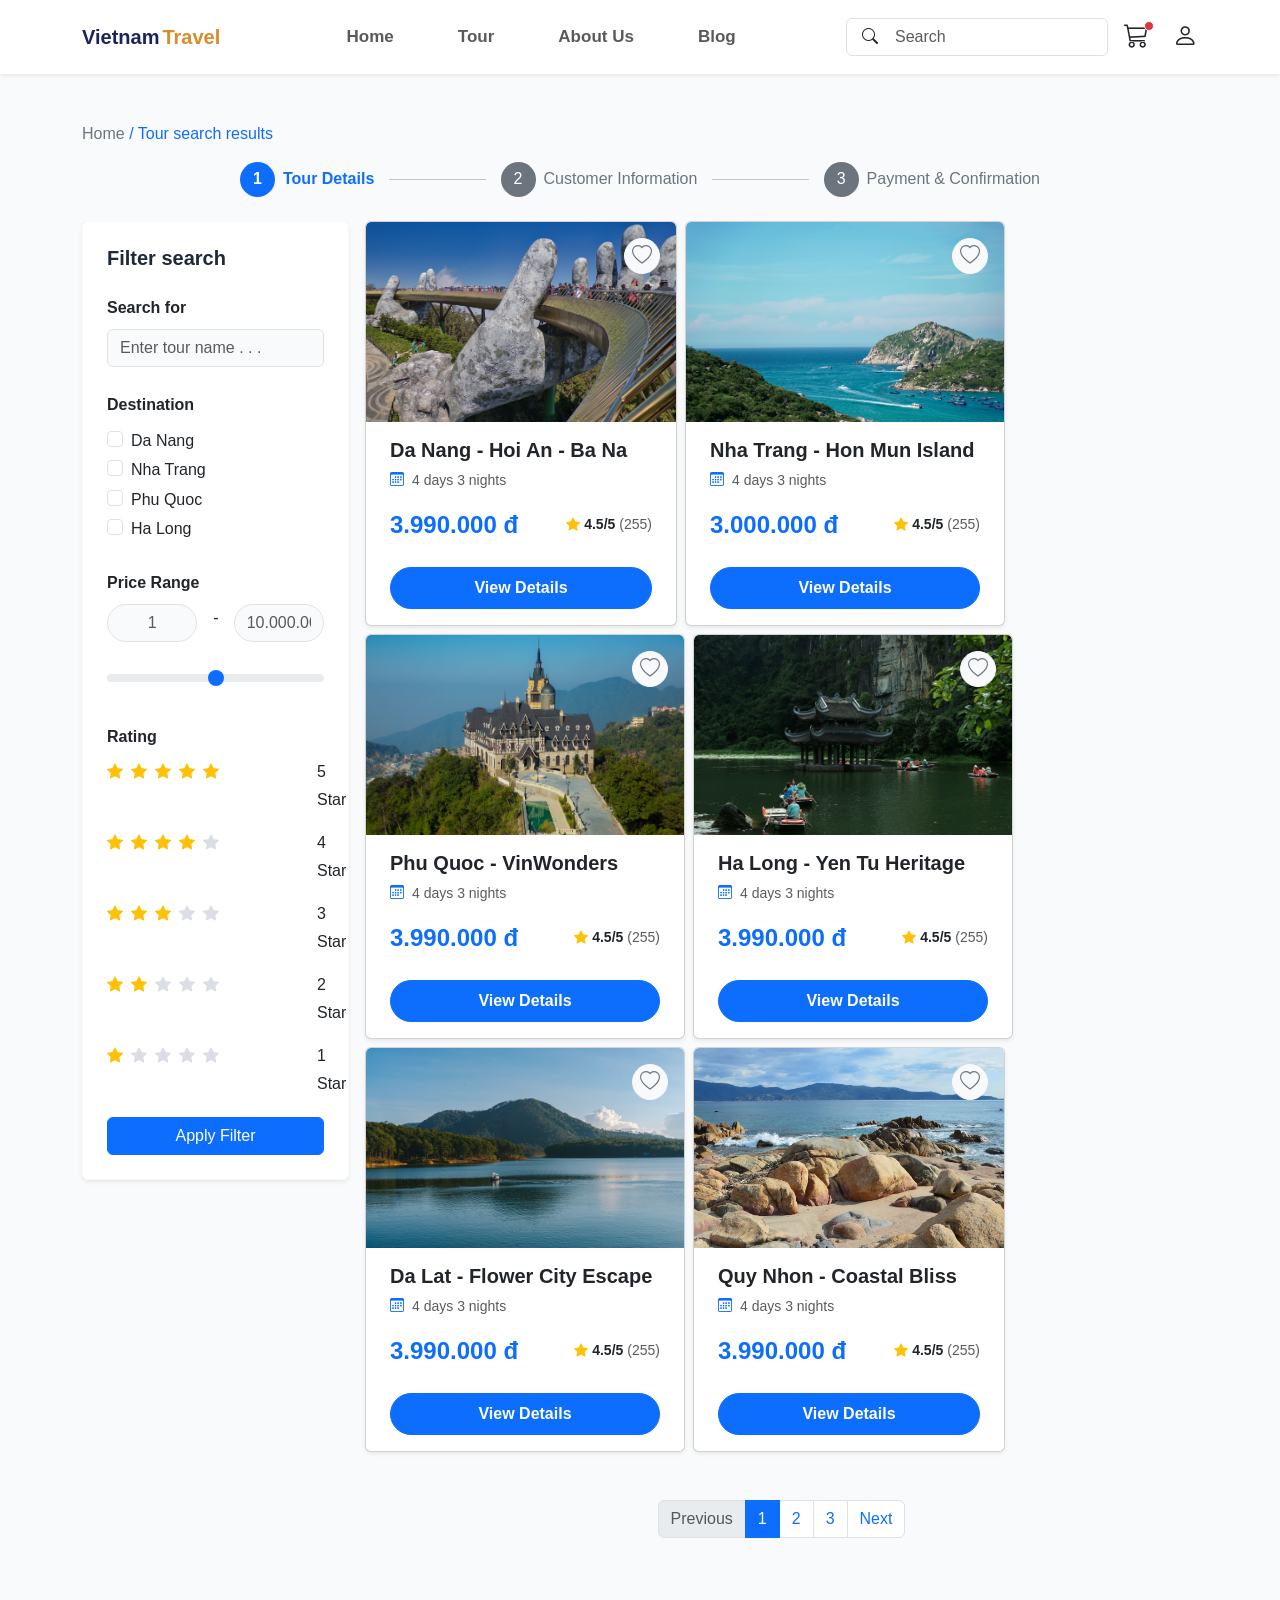
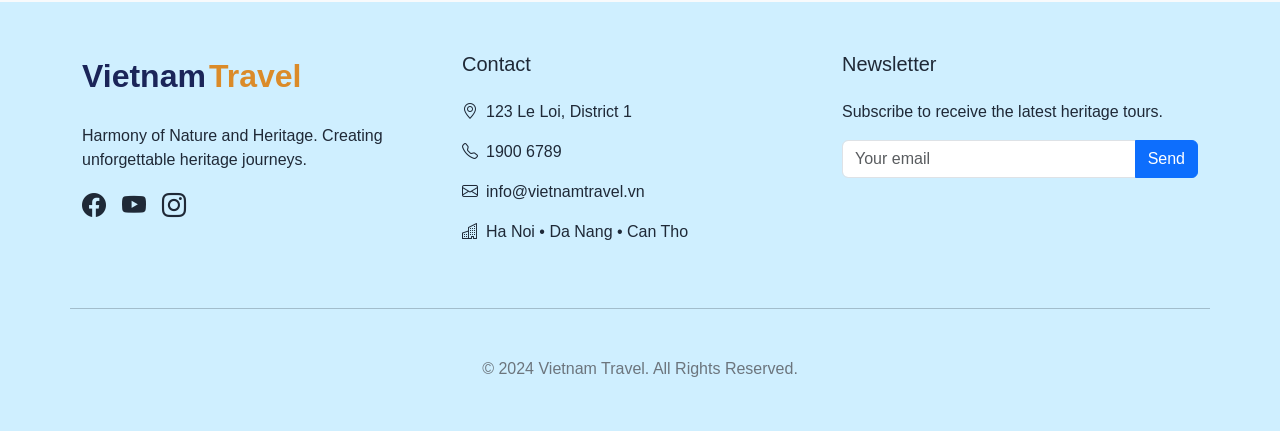
<file: index.html>
<!DOCTYPE html>
<html lang="en">
<head>
    <meta charset="UTF-8">
    <meta name="viewport" content="width=device-width, initial-scale=1.0">

    <link rel="stylesheet" href="./css/header_footer.css">
    <link rel="stylesheet" href="./css/TourSearch.css">
    <link rel="stylesheet" href="./css/pmcf.css">
    <link rel="stylesheet" href="https://cdn.jsdelivr.net/npm/bootstrap-icons@1.13.1/font/bootstrap-icons.min.css">
    <link href="https://cdn.jsdelivr.net/npm/bootstrap@5.3.3/dist/css/bootstrap.min.css" rel="stylesheet">
    <script src="https://cdn.jsdelivr.net/npm/bootstrap@5.3.3/dist/js/bootstrap.bundle.min.js"></script>

    
    <title>Document</title>
</head>
<body>

<!-- header -->
<header class="header shadow-sm sticky-top bg-white">
    <div class="container">
        <nav class="navbar navbar-expand-lg py-3">

            <a class="navbar-brand fw-bold logo-text" href="./html/tours_search.html">
                <span>Vietnam</span><span>Travel</span>    
            </a>

          
             <div class="collapse navbar-collapse" id="navbarNav">
                <ul class="navbar-nav mx-auto gap-lg-5">
                    <li class="nav-item">
                        <a class="nav-link" aria-current="page" href="./html/tours_search.html">Home</a>
                    </li>
                    <li class="nav-item">
                        <a class="nav-link" href="./html/tours_search.html">Tour</a>
                    </li>
                    <li class="nav-item">
                        <a class="nav-link" href="#">About Us</a>
                    </li>
                    <li class="nav-item">
                        <a class="nav-link" href="#">Blog</a>
                    </li>

                </ul>
             </div>
              <form class="d-flex position-relative me-3">

                    <i class="bi bi-search position-absolute top-50 start-0 translate-middle-y ms-3"></i>
                    <input class="form-control ps-5"type="search"placeholder="Search">
                            
            </form>
            <div class="d-flex gap-4">
               <a href="./html/PaymentConfirmation.html" class="nav-link"><i class="bi bi-cart3" style="font-size: 25px;">
                    <span class="position-absolute mt-2 translate-middle p-1 bg-danger border border-light rounded-circle">
                    </span>
                </i>
               </a>
                <a href="./html/UserProfile.html" class="nav-link"><i class="bi bi-person " style="font-size: 25px;"></i></a>
            </div>
        </nav>
    </div>
</header>


<!-- content -->
<main>
    <div class="container py-5">
        <div class="mb-4">
            <div class=" text-secondary mb-3 ">
                <span>Home</span> <span class="text-primary ">/ Tour search results</span>
            </div>
            <div class="d-none d-md-flex align-items-center justify-content-between mx-auto steps-container">
                <div class="d-flex align-items-center text-primary fw-bold ">
                    <span class="step-number bg-primary  text-white me-2 ">1</span>
                    Tour Details
                </div>

                <div class="line"></div>

                <div class="d-flex align-items-center text-secondary fw-medium ">
                    <span class="step-number bg-secondary text-white me-2">2</span>
                    Customer Information
                </div>

                <div class="line "></div>

                <div class="d-flex align-items-center text-secondary  ">
                    <span class="step-number bg-secondary text-white me-2">3</span>
                    Payment & Confirmation
                </div>
        </div>
        </div>
            <div class="row g-3 ">
                <div class="col-lg-3  ">
                    <div class="card shadow-sm border-light p-4" style="line-height: 27.5px;">
                        <h5 class="card-title fw-bold mb-4 ">Filter search</h5>
                        <h7 class="card-title fw-bold mb-2">Search for</h7>
                <div class="input-group search">
                    <input class="form-control" placeholder="Enter tour name . . ."> 
                </div>  
                       <h7 class="card-title fw-bold mt-4">Destination</h7>
                <div class="form-check">
                    <input class="form-check-input" type="checkbox" value="" id="flexCheckDefault">
                    <label class="form-check-label" for="flexCheckDefault">
                       Da Nang
                    </label>
                </div>
                <div class="form-check">
                    <input class="form-check-input" type="checkbox" value="" id="flexCheckChecked" >
                    <label class="form-check-label" for="flexCheckChecked">
                        Nha Trang
                    </label>
                </div>
                <div class="form-check">
                    <input class="form-check-input" type="checkbox" value="" id="flexCheckChecked" >
                    <label class="form-check-label" for="flexCheckChecked">
                        Phu Quoc
                    </label>
                </div>
                <div class="form-check">
                    <input class="form-check-input" type="checkbox" value="" id="flexCheckChecked" >
                    <label class="form-check-label" for="flexCheckChecked">
                        Ha Long
                    </label>
                </div>
                  <h7 class="card-title fw-bold mt-4">Price Range</h7>
             <div class="input-group search d-flex gap-3">
                    <input class="form-control rounded-pill text-center" placeholder="1">
                    - 
                    <input class="form-control rounded-pill text-center " placeholder="10.000.000"> 

                </div> 
                <div class="">
                    <input type="range" class="form-range mt-4" id="customRange" min="0" max="100" step="1">
                </div>
                 <h7 class="card-title fw-bold mt-4">Rating</h7>
                    <div class="start d-flex gap-2" >
                         <i class="bi bi-star-fill text-warning"></i>
                          <i class="bi bi-star-fill text-warning"></i>
                           <i class="bi bi-star-fill text-warning"></i>
                            <i class="bi bi-star-fill text-warning"></i>
                             <i class="bi bi-star-fill text-warning"></i>
                    <p style="margin-left: 90px;">5 Star</p>

                    
                    </div>
                <div class="start d-flex gap-2" >
                         <i class="bi bi-star-fill text-warning"></i>
                          <i class="bi bi-star-fill text-warning"></i>
                           <i class="bi bi-star-fill text-warning"></i>
                            <i class="bi bi-star-fill text-warning"></i>
                             <i class="bi bi-star-fill" style="color:#dbdee4" ></i>
                    <p style="margin-left: 90px;">4 Star</p>



                    </div>
                        <div class="start d-flex gap-2" >
                         <i class="bi bi-star-fill text-warning"></i>
                          <i class="bi bi-star-fill text-warning"></i>
                           <i class="bi bi-star-fill text-warning"></i>
                             <i class="bi bi-star-fill" style="color:#dbdee4" ></i>
                             <i class="bi bi-star-fill" style="color:#dbdee4" ></i>
                    <p style="margin-left: 90px;">3 Star</p>



                    </div>
                    <div class="start d-flex gap-2" >
                         <i class="bi bi-star-fill text-warning"></i>
                          <i class="bi bi-star-fill text-warning"></i>
                             <i class="bi bi-star-fill" style="color:#dbdee4" ></i>
                             <i class="bi bi-star-fill" style="color:#dbdee4" ></i>
                             <i class="bi bi-star-fill" style="color:#dbdee4" ></i>
                    <p style="margin-left: 90px;">2 Star</p>



                    </div>
                    <div class="start d-flex gap-2" >
                         <i class="bi bi-star-fill text-warning"></i>
                             <i class="bi bi-star-fill" style="color:#dbdee4" ></i>
                             <i class="bi bi-star-fill" style="color:#dbdee4" ></i>
                             <i class="bi bi-star-fill" style="color:#dbdee4" ></i>
                             <i class="bi bi-star-fill" style="color:#dbdee4" ></i>
                    <p style="margin-left: 90px;">1 Star</p>



                    </div>
                <a href="#" class="btn btn-primary w-100 mt-1 ">Apply Filter</a>

                </div>
                
    </div>
    <div class="col-lg-9 ">
        <div class="d-flex gap-2 flex-wrap">
        <div class="card tour-card shadow-sm" style="width: 19.5rem;">
            <div class="position-relative overflow-hidden img-container">
                <img src="./imgs/DaNang.jpg" class="card-img-top w-100" alt="Da Nang" style="height: 200px; object-fit: cover;">
                
                <button class="btn btn-light rounded-circle position-absolute top-0 end-0 m-3 d-flex align-items-center justify-content-center custom-heart-btn" style="width: 36px; height: 36px;">
                <i class="bi bi-heart text-secondary fs-5"></i>
                </button>
            </div>
            
            <div class="card-body px-4 py-3">
                <h5 class="card-title fw-bold text-dark mb-2 ">Da Nang - Hoi An - Ba Na</h5>
                
                <p class="text-muted small mb-3 d-flex align-items-center gap-2">
                <i class="bi bi-calendar3 text-primary"></i> 4 days 3 nights
                </p>
            <div class="d-flex justify-content-between align-items-center mb-3">
                <span class="text-primary fw-bold fs-4">3.990.000 đ</span>
            
                <span class="small d-flex align-items-center gap-1">
                    <i class="bi bi-star-fill text-warning"></i>
                    <strong class="text-dark">4.5/5</strong>
                    <span class="text-muted">(255)</span>
                </span>
                </div>
                
                <a href="./html/TourBookingForm.html" class="btn btn-primary w-100 rounded-pill py-2 fw-semibold text-center mt-2">View Details</a>
            </div>          
            </div>

    <div class="card tour-card shadow-sm" style="width: 20rem;">
            <div class="position-relative overflow-hidden img-container">
                <img src="./imgs/NhaTrang.jpg" class="card-img-top w-100" alt="Da Nang" style="height: 200px; object-fit: cover;">
                
                <button class="btn btn-light rounded-circle position-absolute top-0 end-0 m-3 d-flex align-items-center justify-content-center custom-heart-btn" style="width: 36px; height: 36px;">
                <i class="bi bi-heart text-secondary fs-5"></i>
                </button>
            </div>
            
            <div class="card-body px-4 py-3">
                <h5 class="card-title fw-bold text-dark mb-2 ">Nha Trang - Hon Mun Island</h5>
                
                <p class="text-muted small mb-3 d-flex align-items-center gap-2">
                <i class="bi bi-calendar3 text-primary"></i> 4 days 3 nights
                </p>
            <div class="d-flex justify-content-between align-items-center mb-3">
                <span class="text-primary fw-bold fs-4">3.000.000 đ</span>
            
                <span class="small d-flex align-items-center gap-1">
                    <i class="bi bi-star-fill text-warning"></i>
                    <strong class="text-dark">4.5/5</strong>
                    <span class="text-muted">(255)</span>
                </span>
                </div>
                
                <a href="#" class="btn btn-primary w-100 rounded-pill py-2 fw-semibold text-center mt-2">View Details</a>
            </div>          
            </div>


    <div class="card tour-card shadow-sm" style="width: 20rem;">
            <div class="position-relative overflow-hidden img-container">
                <img src="./imgs/PhuQuoc.jpg" class="card-img-top w-100" alt="Da Nang" style="height: 200px; object-fit: cover;">
                
                <button class="btn btn-light rounded-circle position-absolute top-0 end-0 m-3 d-flex align-items-center justify-content-center custom-heart-btn" style="width: 36px; height: 36px;">
                <i class="bi bi-heart text-secondary fs-5"></i>
                </button>
            </div>
            
            <div class="card-body px-4 py-3">
                <h5 class="card-title fw-bold text-dark mb-2 ">Phu Quoc - VinWonders</h5>
                
                <p class="text-muted small mb-3 d-flex align-items-center gap-2">
                <i class="bi bi-calendar3 text-primary"></i> 4 days 3 nights
                </p>
            <div class="d-flex justify-content-between align-items-center mb-3">
                <span class="text-primary fw-bold fs-4">3.990.000 đ</span>
            
                <span class="small d-flex align-items-center gap-1">
                    <i class="bi bi-star-fill text-warning"></i>
                    <strong class="text-dark">4.5/5</strong>
                    <span class="text-muted">(255)</span>
                </span>
                </div>
                
                <a href="#" class="btn btn-primary w-100 rounded-pill py-2 fw-semibold text-center mt-2">View Details</a>
            </div>          
            </div>
            
            
 <div class="card tour-card shadow-sm" style="width: 20rem;">
            <div class="position-relative overflow-hidden img-container">
                <img src="./imgs/yentu.jpg" class="card-img-top w-100" alt="Da Nang" style="height: 200px; object-fit: cover;">
                
                <button class="btn btn-light rounded-circle position-absolute top-0 end-0 m-3 d-flex align-items-center justify-content-center custom-heart-btn" style="width: 36px; height: 36px;">
                <i class="bi bi-heart text-secondary fs-5"></i>
                </button>
            </div>
            
            <div class="card-body px-4 py-3">
                <h5 class="card-title fw-bold text-dark mb-2 ">Ha Long - Yen Tu Heritage</h5>
                
                <p class="text-muted small mb-3 d-flex align-items-center gap-2">
                <i class="bi bi-calendar3 text-primary"></i> 4 days 3 nights
                </p>
            <div class="d-flex justify-content-between align-items-center mb-3">
                <span class="text-primary fw-bold fs-4">3.990.000 đ</span>
            
                <span class="small d-flex align-items-center gap-1">
                    <i class="bi bi-star-fill text-warning"></i>
                    <strong class="text-dark">4.5/5</strong>
                    <span class="text-muted">(255)</span>
                </span>
                </div>
                
                <a href="#" class="btn btn-primary w-100 rounded-pill py-2 fw-semibold text-center mt-2">View Details</a>
            </div>          
            </div>


 <div class="card tour-card shadow-sm" style="width: 20rem;">
            <div class="position-relative overflow-hidden img-container">
                <img src="./imgs/DaLat.jpg" class="card-img-top w-100" alt="Da Nang" style="height: 200px; object-fit: cover;">
                
                <button class="btn btn-light rounded-circle position-absolute top-0 end-0 m-3 d-flex align-items-center justify-content-center custom-heart-btn" style="width: 36px; height: 36px;">
                <i class="bi bi-heart text-secondary fs-5"></i>
                </button>
            </div>
            
            <div class="card-body px-4 py-3">
                <h5 class="card-title fw-bold text-dark mb-2 ">Da Lat - Flower City Escape</h5>
                
                <p class="text-muted small mb-3 d-flex align-items-center gap-2">
                <i class="bi bi-calendar3 text-primary"></i> 4 days 3 nights
                </p>
            <div class="d-flex justify-content-between align-items-center mb-3">
                <span class="text-primary fw-bold fs-4">3.990.000 đ</span>
            
                <span class="small d-flex align-items-center gap-1">
                    <i class="bi bi-star-fill text-warning"></i>
                    <strong class="text-dark">4.5/5</strong>
                    <span class="text-muted">(255)</span>
                </span>
                </div>
                
                <a href="#" class="btn btn-primary w-100 rounded-pill py-2 fw-semibold text-center mt-2">View Details</a>
            </div>          
            </div>


             <div class="card tour-card shadow-sm" style="width: 19.5rem;">
            <div class="position-relative overflow-hidden img-container">
                <img src="./imgs/QuyNhon.jpg" class="card-img-top w-100" alt="Da Nang" style="height: 200px; object-fit: cover;">
                
                <button class="btn btn-light rounded-circle position-absolute top-0 end-0 m-3 d-flex align-items-center justify-content-center custom-heart-btn" style="width: 36px; height: 36px;">
                <i class="bi bi-heart text-secondary fs-5"></i>
                </button>
            </div>
            
            <div class="card-body px-4 py-3">
                <h5 class="card-title fw-bold text-dark mb-2 ">Quy Nhon - Coastal Bliss</h5>
                
                <p class="text-muted small mb-3 d-flex align-items-center gap-2">
                <i class="bi bi-calendar3 text-primary"></i> 4 days 3 nights
                </p>
            <div class="d-flex justify-content-between align-items-center mb-3">
                <span class="text-primary fw-bold fs-4">3.990.000 đ</span>
            
                <span class="small d-flex align-items-center gap-1">
                    <i class="bi bi-star-fill text-warning"></i>
                    <strong class="text-dark">4.5/5</strong>
                    <span class="text-muted">(255)</span>
                </span>
                </div>
                
                <a href="#" class="btn btn-primary w-100 rounded-pill py-2 fw-semibold text-center mt-2">View Details</a>
            </div>          
            </div>

        </div>
        
        <div class="mt-5" style="text-align: center;">
            <nav aria-label="..." class="">
                <ul class="pagination justify-content-center ">
                    <li class="page-item disabled">
                    <a class="page-link" href="#" tabindex="-1" aria-disabled="true">Previous</a>
                    </li>
                    <li class="page-item active"><a class="page-link" href="#">1</a></li>
                    <li class="page-item " aria-current="page">
                    <a class="page-link" href="#">2</a>
                    </li>
                    <li class="page-item"><a class="page-link" href="#">3</a></li>
                    <li class="page-item">
                    <a class="page-link" href="#">Next</a>
                    </li>
                </ul>
            </nav>
        </div>
    </div>

    
    </div>
    </div>
</main>

<footer class="footer">
    <div class="container">
        <div class="row">
            <div class="col-lg-4 ">
                <a class="text-decoration-none logo-text " href="#">
                    <span>Vietnam</span><span>Travel</span>
                 </a>
                  <p class="mt-4">
                    Harmony of Nature and Heritage.
                    Creating unforgettable heritage journeys.
                </p>
                <div class="d-flex gap-3 fs-4">
                    <i class="bi bi-facebook"></i>
                    <i class="bi bi-youtube"></i>
                    <i class="bi bi-instagram"></i>
                </div>
            </div>
              <div class="col-lg-4 ps-xxl-5">

                <h5 class="mb-4">Contact</h5>

                <p><i class="bi bi-geo-alt me-2"></i>123 Le Loi, District 1</p>

                <p><i class="bi bi-telephone me-2"></i>1900 6789</p>

                <p><i class="bi bi-envelope me-2"></i>info@vietnamtravel.vn</p>

                <p><i class="bi bi-buildings me-2"></i>Ha Noi • Da Nang • Can Tho</p>

            </div>

            <div class="col-lg-4" >
                <h5 class="mb-4">Newsletter</h5>
                <p>
                    Subscribe to receive the latest heritage tours.
                </p>
                <div class="input-group">
                    <input class="form-control" placeholder="Your email"> 
                    <button class="btn btn-primary">Send</button>
                </div>
            </div>
            <hr class="my-5">

        <div class="text-center text-secondary">
            © 2024 Vietnam Travel. All Rights Reserved.
        </div>
        </div>
        </div>
    </div>
</footer>
</body>
</html>
</file>
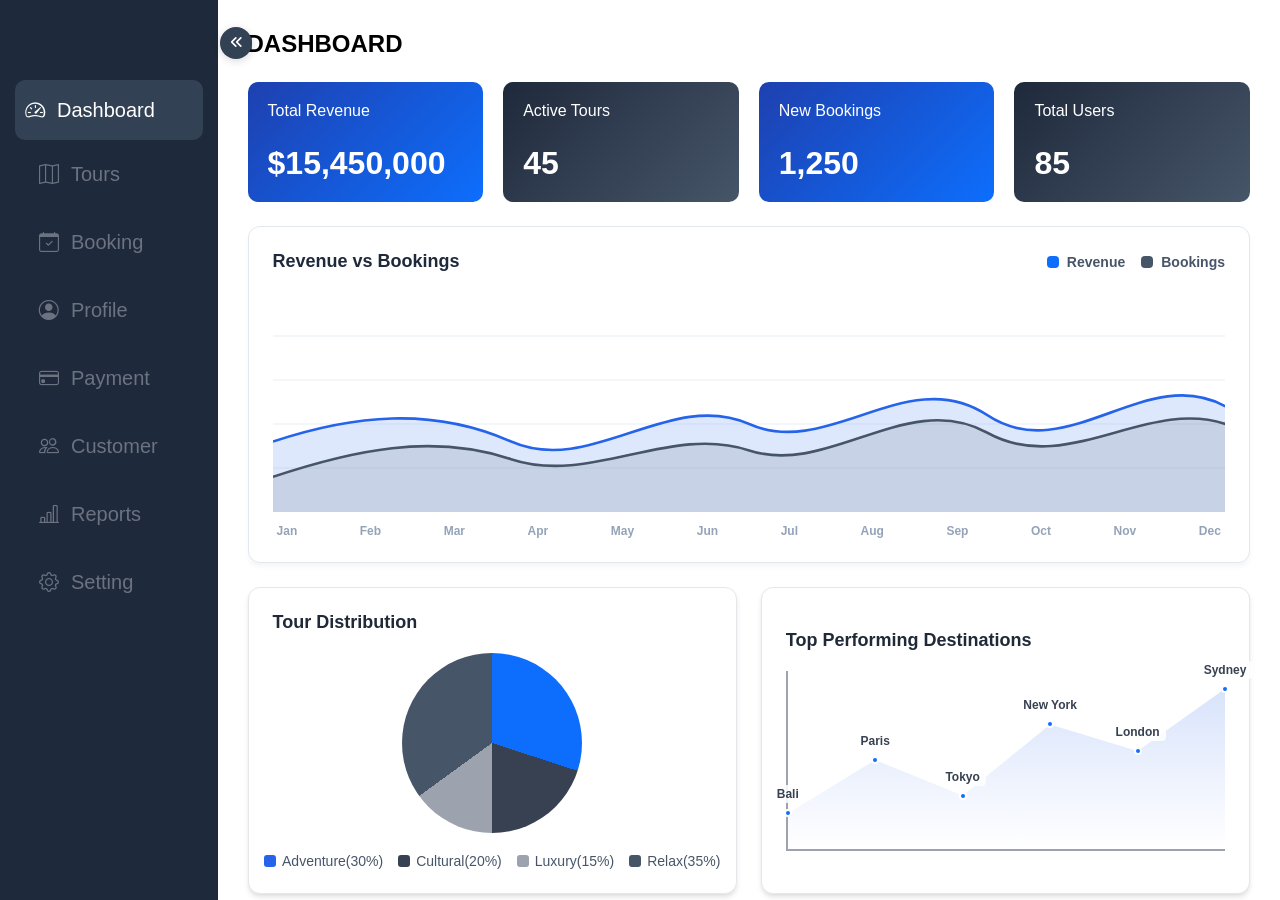
<file: html/AdminDashBoard.html>
<!doctype html>
<html lang="en">
<head>
    <meta charset="UTF-8">
    <meta name="viewport" content="width=device-width, user-scalable=no, initial-scale=1.0, maximum-scale=1.0, minimum-scale=1.0">
    <meta http-equiv="X-UA-Compatible" content="ie=edge">
    <title>Document</title>
    <link rel = "stylesheet" href = "../css/AdminDashBoard.css">
    
    <link rel="stylesheet" href="https://cdn.jsdelivr.net/npm/bootstrap-icons@1.13.1/font/bootstrap-icons.min.css">

    <link rel="stylesheet" href="https://cdnjs.cloudflare.com/ajax/libs/font-awesome/6.4.0/css/all.min.css">
    
    <script src="../js/AdminDashBoard.js" defer></script>
</head>
<body>
    <div class = "sidebar" id = "sidebar">
        <button class="toggle-btn" id="toggleBtn">
            <i class="fa-solid fa-angles-left" id = "toggleIcon"></i>
        </button>
            <ul class="sidebar-menu">
                <li>
                    <a href="AdminDashBoard.html" class="active">
                        <i class="bi bi-speedometer2"></i>
                        Dashboard
                    </a>
                </li>

                <li>
                    <a href="tours_search.html">
                        <i class="bi bi-map"></i>
                        Tours
                    </a>
                </li>

                <li>
                    <a href="TourBookingForm.html">
                        <i class="bi bi-calendar-check"></i>
                        Booking
                    </a>
                </li>

                <li>
                    <a href="UserProfile.html">
                        <i class="bi bi-person-circle"></i>
                        Profile
                    </a>
                </li>

                <li>
                    <a href="PaymentConfirmation.html">
                        <i class="bi bi-credit-card"></i>
                        Payment
                    </a>
                </li>

                <li>
                    <a href="#">
                        <i class="bi bi-people"></i>
                        Customer
                    </a>
                </li>

                <li>
                    <a href="#">
                        <i class="bi bi-bar-chart-line"></i>
                        Reports
                    </a>
                </li>

                <li>
                    <a href="#">
                        <i class="bi bi-gear"></i>
                        Setting
                    </a>
                </li>
            </ul>
    </div>
    <main class = "main-content">
        <header class = "main-header">
            <h2>DASHBOARD</h2>
        </header>
        <div class = "main-card">
            <div class = "total-revenue">
                <p>Total Revenue</p>
                <h1>$15,450,000</h1>
            </div>
            <div class = "active-tour">
                <p>Active Tours</p>
                <h1>45</h1>
            </div>
            <div class = "new-booking">
                <p>New Bookings</p>
                <h1>1,250</h1>
            </div>
            <div class = "total-user">
                <p>Total Users</p>
                <h1>85</h1>
            </div>
        </div>
        <div class = "chart">
            <div class = "chart-header">
                <div class = "chart-title">Revenue vs Bookings</div>
                <div class = "legend">
                    <div class = "legend-item">
                        <span class = "color-dot blue-dot"></span> Revenue
                    </div>
                    <div class = "legend-item">
                        <span class = "color-dot grey-dot"></span> Bookings
                    </div>
                </div>
            </div>
            <div class = "chart-body">
                <svg viewBox="0 0 1200 250" preserveAspectRatio="none">
                    <line x1="0" y1="50" x2="1200" y2="50" stroke="#f1f5f9" stroke-width="1.5" />
                    <line x1="0" y1="100" x2="1200" y2="100" stroke="#f1f5f9" stroke-width="1.5" />
                    <line x1="0" y1="150" x2="1200" y2="150" stroke="#f1f5f9" stroke-width="1.5" />
                    <line x1="0" y1="200" x2="1200" y2="200" stroke="#f1f5f9" stroke-width="1.5" />
                    <path d="M0,170 C100,140 200,130 300,170 C400,210 500,110 600,150 C700,190 800,80 900,140 C1000,200 1100,80 1200,130 L1200,250 L0,250 Z"
                          fill="rgba(37, 99, 235, 0.15)" />
                    <path d="M0,170 C100,140 200,130 300,170 C400,210 500,110 600,150 C700,190 800,80 900,140 C1000,200 1100,80 1200,130"
                          fill="none" stroke="#2563eb" stroke-width="3" />
                    <path d="M0,210 C100,180 200,160 300,190 C400,220 500,150 600,180 C700,210 800,110 900,160 C1000,210 1100,120 1200,150 L1200,250 L0,250 Z"
                          fill="rgba(71, 85, 105, 0.15)" />
                    <path d="M0,210 C100,180 200,160 300,190 C400,220 500,150 600,180 C700,210 800,110 900,160 C1000,210 1100,120 1200,150"
                          fill="none" stroke="#475569" stroke-width="3" />
                </svg>
            </div>
            <div class="months">
                <span>Jan</span><span>Feb</span><span>Mar</span><span>Apr</span><span>May</span><span>Jun</span>
                <span>Jul</span><span>Aug</span><span>Sep</span><span>Oct</span><span>Nov</span><span>Dec</span>
            </div>
        </div>
        <div class = "two-chart">
            <div class = "pie-chart">
                <div class = "pie-title">
                    Tour Distribution
                </div>
                <div class = "pie-visual"></div>
                <div class = "pie-body"></div>
                <div class = "pie-legend">
                    <div class = "legend-item">
                        <span class="color-box" style="background-color: #2563eb;"></span>Adventure(30%)
                    </div>
                    <div class = "legend-item">
                        <span class="color-box" style="background-color: #374151;"></span>Cultural(20%)
                    </div>
                    <div class = "legend-item">
                        <span class="color-box" style="background-color: #9ca3af;"></span>Luxury(15%)
                    </div>
                    <div class = "legend-item">
                        <span class="color-box" style="background-color: #475569;"></span>Relax(35%)
                    </div>
                </div>
            </div>
            <div class = "line-chart">
                <div class = "line-title">Top Performing Destinations</div>
                <div class = "line-visual">
                    <div class="line-path"></div>
                    <div class="chart-dot" style="left: 0%; top: 80%;">
                        <span class = "dot-label">Bali</span>
                    </div>
                    <div class="chart-dot" style="left: 20%; top: 50%;">
                        <span class = "dot-label">Paris</span>
                    </div>
                    <div class="chart-dot" style="left: 40%; top: 70%;">
                        <span class = "dot-label">Tokyo</span>
                    </div>
                    <div class="chart-dot" style="left: 60%; top: 30%;">
                        <span class = "dot-label">New York</span>
                    </div>
                    <div class="chart-dot" style="left: 80%; top: 45%;">
                        <span class = "dot-label">London</span>
                    </div>
                    <div class="chart-dot" style="left: 100%; top: 10%;">
                        <span class = "dot-label">Sydney</span>
                    </div>
                </div>
            </div>
        </div>
        <div class = "booking-card">
            <h3 class = "booking-title">Recent Bookings</h3>
            <table class="booking-table" id = "booking-table">
                <thead>
                <tr>
                    <th>Order ID</th>
                    <th>Customer Name</th>
                    <th>Date</th>
                    <th>Amount</th>
                    <th>Status</th>
                    <th>Actions</th>
                </tr>
                </thead>
                <tbody>
                <tr>
                    <td>25021839</td>
                    <td class = "name">Ngo Dai Lam</td>
                    <td class = "date">2026-03-20 03:00</td>
                    <td>$150.00</td>
                    <td><span class="status status-confirmed">Confirmed</span></td>
                    <td>
                        <div class="action-buttons">
                            <button class="btn-action btn-view">👁️</button>
                            <button class="btn-action btn-edit">✏️</button>
                            <button class="btn-action btn-delete">🗑️</button>
                        </div>
                    </td>
                </tr>
                <tr>
                    <td>2000202</td>
                    <td class = "name">Quach Loan</td>
                    <td class = "date">2026-01-28 13:00</td>
                    <td>$180.00</td>
                    <td><span class="status status-pending">Pending</span></td>
                    <td>
                        <div class="action-buttons">
                            <button class="btn-action btn-view">👁️</button>
                            <button class="btn-action btn-edit">✏️</button>
                            <button class="btn-action btn-delete">🗑️</button>
                        </div>
                    </td>
                </tr>
                <tr>
                    <td >2000203</td>
                    <td class = "name">Quach Ngoc</td>
                    <td class = "date">2026-07-02 02:00</td>
                    <td>$100.00</td>
                    <td><span class="status status-cancelled">Cancelled</span></td>
                    <td>
                        <div class="action-buttons">
                            <button class="btn-action btn-view">👁️</button>
                            <button class="btn-action btn-edit">✏️</button>
                            <button class="btn-action btn-delete">🗑️</button>
                        </div>
                    </td>
                </tr>
                <tr>
                    <td>2000204</td>
                    <td class = "name">Nguyen Hoang Duong</td>
                    <td class = "date">2026-03-29 07:30</td>
                    <td>$200.00</td>
                    <td><span class="status status-cancelled">Cancelled</span></td>
                    <td>
                        <div class="action-buttons">
                            <button class="btn-action btn-view">👁️</button>
                            <button class="btn-action btn-edit">✏️</button>
                            <button class="btn-action btn-delete">🗑️</button>
                        </div>
                    </td>
                </tr>
                <tr>
                    <td>2000205</td>
                    <td class = "name">Nguyen Quoc Khanh</td>
                    <td class = "date">2026-07-17 18:36</td>
                    <td>$50.00</td>
                    <td><span class="status status-confirmed">Confirmed</span></td>
                    <td>
                        <div class="action-buttons">
                            <button class="btn-action btn-view">👁️</button>
                            <button class="btn-action btn-edit">✏️</button>
                            <button class="btn-action btn-delete">🗑️</button>
                        </div>
                    </td>
                </tr>
                </tbody>
            </table>
        </div>
    </main>
    <div class="popup-confirm" id="confirmPopup">
        <div class="popup-box">
            <div class="popup-icon">⚠️</div>
            <h3 class="popup-title">Are you sure?</h3>
            <p class="popup-text">Are you sure about deleting this booking? This action cannot be undone</p>
            <div class="popup-buttons">
                <button class="btn-popup btn-cancel" id="cancelDeleteBtn">Cancel</button>
                <button class="btn-popup btn-confirm" id="confirmDeleteBtn">Delete</button>
            </div>
        </div>
    </div>
    <div class="popup-edit" id="editPopup">
        <div class="popup-content">
            <div class="popup-header">
                <h2>Edit Customer Info</h2>
            </div>
            <form id="editForm">
                <div class="form-group">
                    <label for="customerName">Customer Name</label>
                    <input type="text" id="customerName" placeholder="E.g. Ngo Dai Lam" required>
                </div>
                <div class="form-group">
                    <label for="dateTime">Date</label>
                    <input type="datetime-local" id="dateTime" required>
                </div>
                <div class="form-group">
                    <label for="status">Status</label>
                    <select id="status">
                        <option value="confirmed">Confirmed</option>
                        <option value="pending">Pending</option>
                        <option value="cancelled">Cancelled</option>
                    </select>
                </div>
                <div class="popup-actions">
                    <button type = "button" class="btn btn-cancel" id="cancelEditBtn">Cancel</button>
                    <button type = "submit" class="btn btn-save" id = "saveEditBtn">Save</button>
                </div>
            </form>
        </div>
    </div>
    <div class="popup-edit" id="viewPopup">
        <div class="popup-content">
            <div class="popup-header">
                <h2>Customer Details</h2>
            </div>
            <form>
                <div class="form-group">
                    <label>Customer Name</label>
                    <input type="text" id="viewCustomerName" disabled>
                </div>
                <div class="form-group">
                    <label>Date</label>
                    <input type="text" id="viewDateTime" disabled>
                </div>
                <div class="form-group">
                    <label>Status</label>
                    <input type="text" id="viewStatus" class="status" disabled style="text-transform: capitalize;">
                </div>
                <div class="popup-actions">
                    <button type="button" class="btn btn-cancel" id="closeViewBtn">Close</button>
                </div>
            </form>
        </div>
    </div>
</body>
</html>
</file>
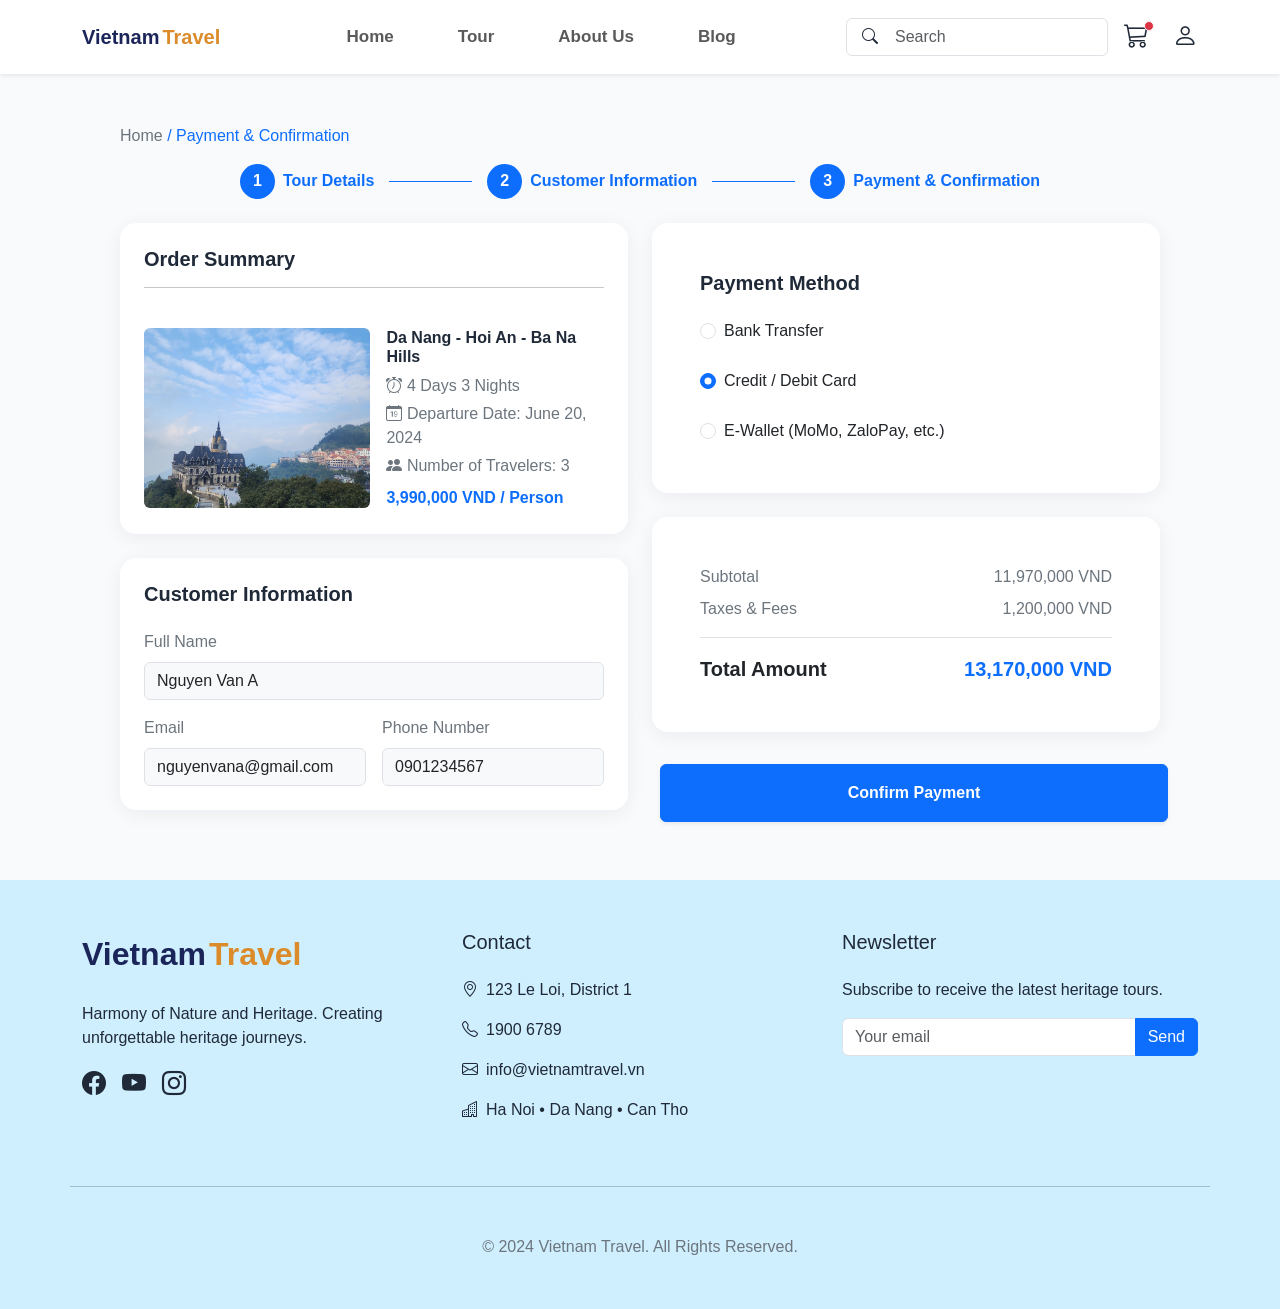
<file: html/PaymentConfirmation.html>
<!DOCTYPE html>
<html lang="en">
<head>
    <meta charset="UTF-8">
    <meta name="viewport" content="width=device-width, initial-scale=1.0">

    <link rel="stylesheet" href="../css/header_footer.css">
    <link rel="stylesheet" href="https://cdn.jsdelivr.net/npm/bootstrap-icons@1.13.1/font/bootstrap-icons.min.css">
    <link href="https://cdn.jsdelivr.net/npm/bootstrap@5.3.3/dist/css/bootstrap.min.css" rel="stylesheet">
    <script src="https://cdn.jsdelivr.net/npm/bootstrap@5.3.3/dist/js/bootstrap.bundle.min.js"></script>
     <link rel="stylesheet" href="../css/pmcf.css">
    
    <title>Document</title>
</head>
<body>

<!-- header -->
<header class="header shadow-sm sticky-top bg-white">
    <div class="container">
        <nav class="navbar navbar-expand-lg py-3">

            <a class="navbar-brand fw-bold logo-text" href="../html/tours_search.html">
                <span>Vietnam</span><span>Travel</span>    
            </a>

          
            <div class="collapse navbar-collapse" id="navbarNav">
                <ul class="navbar-nav mx-auto gap-lg-5">
                    <li class="nav-item">
                        <a class="nav-link" aria-current="page" href="../html/tours_search.html">Home</a>
                    </li>
                    <li class="nav-item">
                        <a class="nav-link" href="../html/tours_search.html">Tour</a>
                    </li>
                    <li class="nav-item">
                        <a class="nav-link" href="#">About Us</a>
                    </li>
                    <li class="nav-item">
                        <a class="nav-link" href="#">Blog</a>
                    </li>

                </ul>
             </div>
              <form class="d-flex position-relative me-3">

                    <i class="bi bi-search position-absolute top-50 start-0 translate-middle-y ms-3"></i>
                    <input class="form-control ps-5 "type="search"placeholder="Search">
                            
            </form>
            <div class="d-flex gap-4">
               <a href="../html/PaymentConfirmation.html" class="nav-link"><i class="bi bi-cart3" style="font-size: 25px;">
                    <span class="position-absolute mt-2 translate-middle p-1 bg-danger border border-light rounded-circle">
                    </span>
                </i>
               </a>
                <a href="../html/UserProfile.html" class="nav-link"><i class="bi bi-person " style="font-size: 25px;"></i></a>
            </div>
        </nav>
    </div>
</header>


<main>
    <div class="container" style="padding: 50px;">
        <div class="mb-4">
            <div class=" text-secondary mb-3">
                <span>Home</span> <span class="text-primary ">/ Payment & Confirmation</span>
            </div>

            <div class="d-none d-md-flex align-items-center justify-content-between mx-auto steps-container">
                <div class="d-flex align-items-center text-primary fw-bold ">
                    <span class="step-number bg-primary  text-white me-2 ">1</span>
                    Tour Details
                </div>

                <div class="line active-line"></div>

                <div class="d-flex align-items-center text-primary fw-bold ">
                    <span class="step-number bg-primary text-white me-2">2</span>
                    Customer Information
                </div>

                <div class="line active-line"></div>

                <div class="d-flex align-items-center text-primary fw-bold ">
                    <span class="step-number bg-primary text-white me-2">3</span>
                    Payment & Confirmation
                </div>
            </div>
        </div>

        <div class="row g-4">

            <div class="col-lg-6 d-flex flex-column gap-4">

                <div class="card p-4 shadow-sm border-light">
                    <h5 class="card-title fw-bold mb-4">Order Summary
                          <hr>
                    </h5>
                  
                    <div class="d-flex gap-3 flex-column flex-sm-row">
                        <img src="../imgs/Ba_na.jpg"
                             alt="Tour Image"
                             class="rounded object-fit-cover tour-img-thumb">

                        <div>
                            <h6 class="fw-bold mb-2">Da Nang - Hoi An - Ba Na Hills</h6>

                            <p class=" text-secondary mb-1">
                                <i class="bi bi-alarm"></i> 4 Days 3 Nights
                            </p>

                            <p class=" text-secondary mb-1">
                                <i class="bi bi-calendar-date"></i> Departure Date: June 20, 2024
                            </p>

                            <p class=" text-secondary mb-1">
                                <i class="bi bi-people-fill"></i> Number of Travelers: 3
                            </p>

                            <div class="fw-bold text-primary mt-2">
                                3,990,000 VND / Person
                            </div>
                        </div>
                    </div>
                </div>

                <div class="card p-4 shadow-sm border-light">
                    <h5 class="card-title fw-bold mb-4 payment_input">Customer Information</h5>

                    <div class="mb-3">
                        <label class="form-label  text-secondary">
                            Full Name
                        </label>

                        <input
                            type="text"
                            class="form-control bg-light"
                            value="Nguyen Van A"
                            disabled>
                    </div>

                    <div class="row g-3">

                        <div class="col-sm-6">
                            <label class="form-label  text-secondary">
                                Email
                            </label>

                            <input
                                type="email"
                                class="form-control bg-light"
                                value="nguyenvana@gmail.com"
                                disabled>
                        </div>

                        <div class="col-sm-6">
                            <label class="form-label  text-secondary">
                                Phone Number
                            </label>

                            <input
                                type="text"
                                class="form-control bg-light"
                                value="0901234567"
                                disabled>
                        </div>

                    </div>
                </div>

            </div>

            <div class="col-lg-6 d-flex flex-column gap-4">

                <div class="card p-5 shadow-sm border-light">
                    <h5 class="card-title fw-bold mb-4">
                        Payment Method
                    </h5>

                    <div class="d-flex flex-column gap-4">

                        <div class="form-check">
                            <input
                                class="form-check-input"
                                type="radio"
                                name="payment"
                                id="pay1">

                            <label class="form-check-label  text-dark" for="pay1">
                                Bank Transfer
                            </label>
                        </div>

                        <div class="form-check">
                            <input
                                class="form-check-input"
                                type="radio"
                                name="payment"
                                id="pay2"
                                checked>

                            <label class="form-check-label  text-dark" for="pay2">
                                Credit / Debit Card
                            </label>
                        </div>

                        <div class="form-check">
                            <input
                                class="form-check-input"
                                type="radio"
                                name="payment"
                                id="pay3">

                            <label class="form-check-label  text-dark" for="pay3">
                                E-Wallet (MoMo, ZaloPay, etc.)
                            </label>
                        </div>

                    </div>
                </div>

                <div class="card p-5 shadow-sm border-light">

                    <div class="d-flex justify-content-between  text-secondary mb-2">
                        <span>Subtotal</span>
                        <span>11,970,000 VND</span>
                    </div>

                    <div class="d-flex justify-content-between  text-secondary mb-3">
                        <span>Taxes & Fees</span>
                        <span>1,200,000 VND</span>
                    </div>

                    <div class="d-flex justify-content-between align-items-center pt-3 border-top">
                        <span class="fs-5 fw-bold text-dark">
                            Total Amount
                        </span>

                        <span class="fs-5 fw-bold text-primary">
                            13,170,000 VND
                        </span>
                    </div>

                </div>

                <button class="btn btn-primary w-100 py-3 fw-bold shadow-sm m-2">
                    Confirm Payment
                </button>

            </div>

        </div>
    </div>
</main>


<footer class="footer">
    <div class="container">
        <div class="row">
            <div class="col-lg-4 ">
                <a class="text-decoration-none logo-text " href="#">
                    <span>Vietnam</span><span>Travel</span>
                 </a>
                  <p class="mt-4">
                    Harmony of Nature and Heritage.
                    Creating unforgettable heritage journeys.
                </p>
                <div class="d-flex gap-3 fs-4">
                    <i class="bi bi-facebook"></i>
                    <i class="bi bi-youtube"></i>
                    <i class="bi bi-instagram"></i>
                </div>
            </div>
              <div class="col-lg-4 ps-xxl-5">

                <h5 class="mb-4">Contact</h5>

                <p><i class="bi bi-geo-alt me-2"></i>123 Le Loi, District 1</p>

                <p><i class="bi bi-telephone me-2"></i>1900 6789</p>

                <p><i class="bi bi-envelope me-2"></i>info@vietnamtravel.vn</p>

                <p><i class="bi bi-buildings me-2"></i>Ha Noi • Da Nang • Can Tho</p>

            </div>

            <div class="col-lg-4" >
                <h5 class="mb-4">Newsletter</h5>
                <p>
                    Subscribe to receive the latest heritage tours.
                </p>
                <div class="input-group">
                    <input class="form-control" placeholder="Your email"> 
                    <button class="btn btn-primary">Send</button>
                </div>
            </div>
            <hr class="my-5">

        <div class="text-center text-secondary">
            © 2024 Vietnam Travel. All Rights Reserved.
        </div>
        </div>
        </div>
    </div>
</footer>
</body>
</html>
</file>
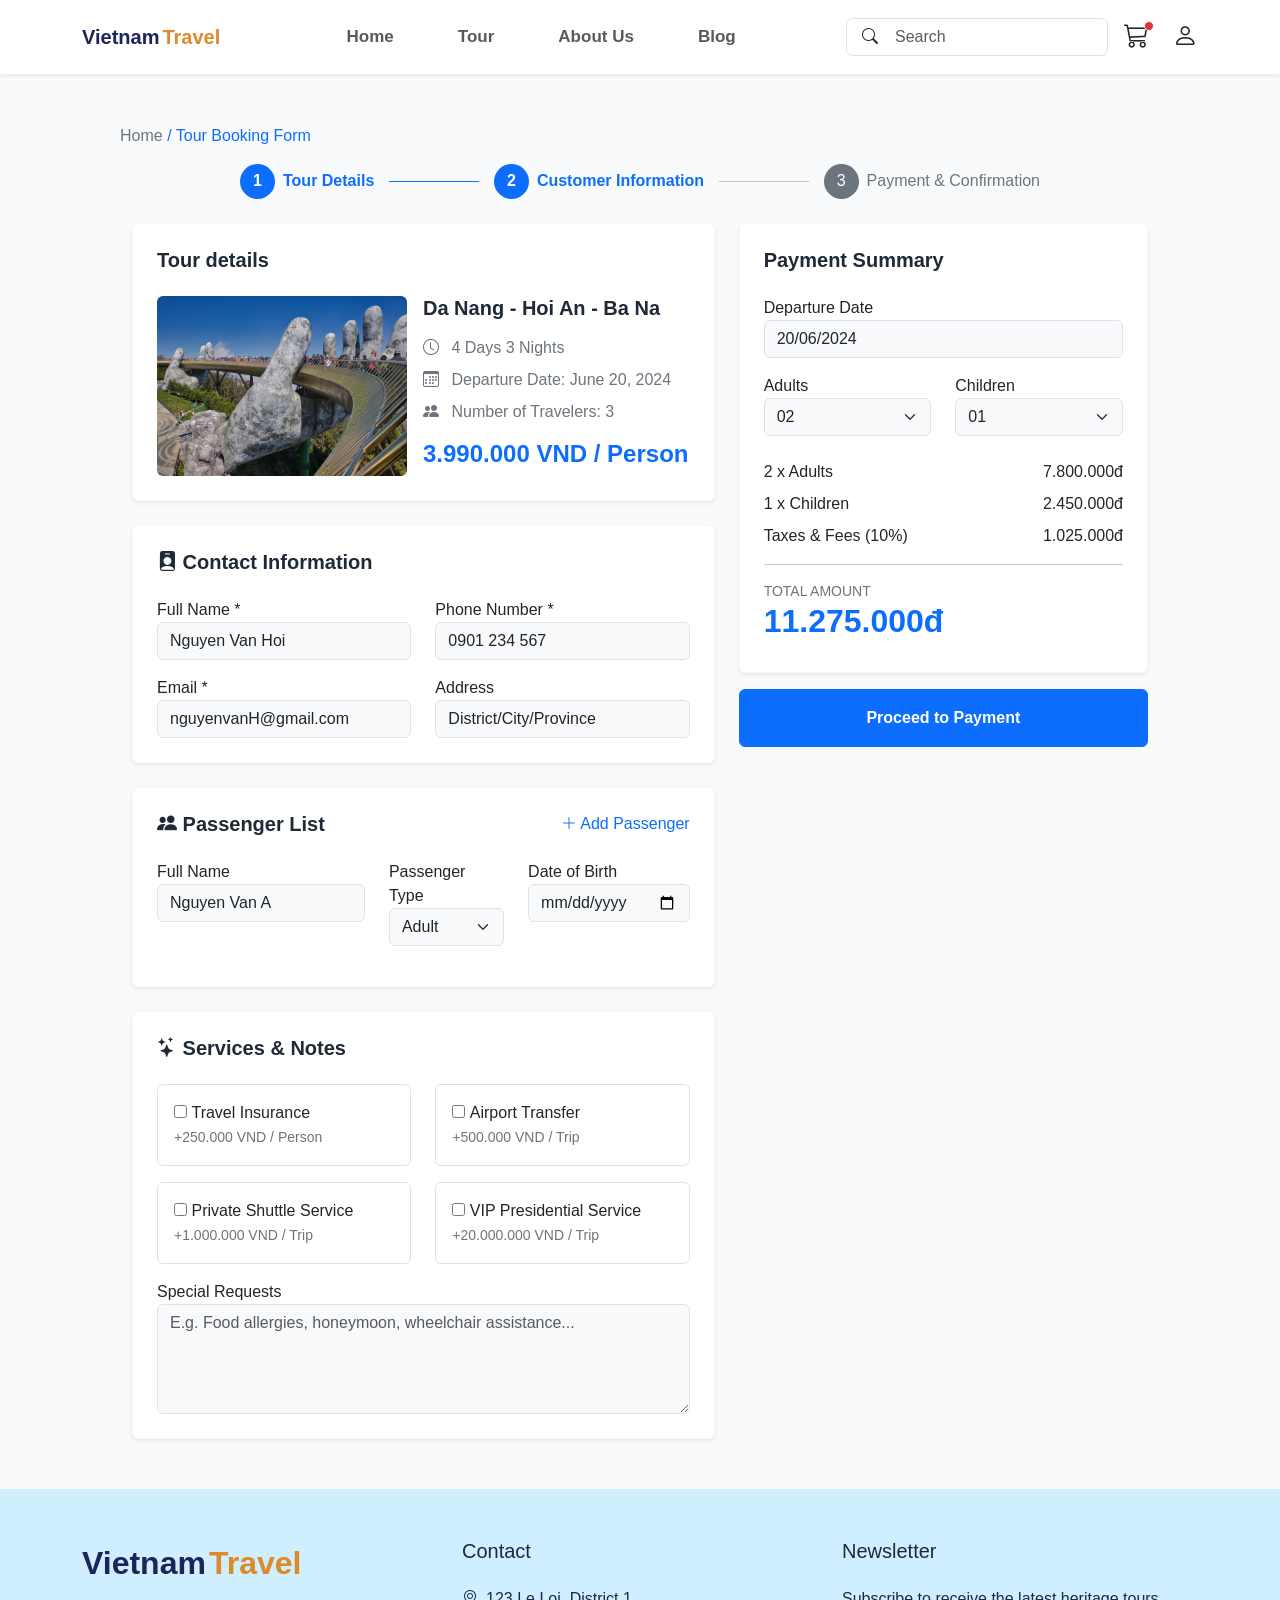
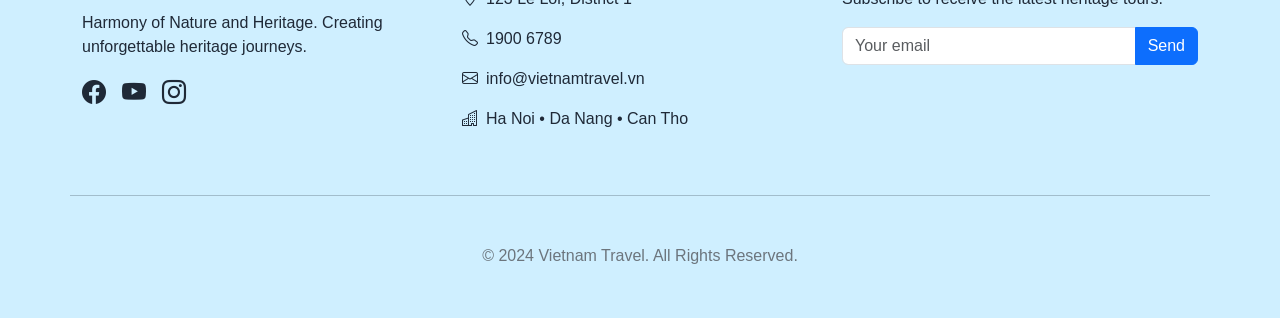
<file: html/TourBookingForm.html>
<!DOCTYPE html>
<html lang="en">
<head>
    <meta charset="UTF-8">
    <meta name="viewport" content="width=device-width, initial-scale=1.0">

    <link rel="stylesheet" href="../css/header_footer.css">
    <link rel="stylesheet" href="https://cdn.jsdelivr.net/npm/bootstrap-icons@1.13.1/font/bootstrap-icons.min.css">
    <link rel="stylesheet" href="../css/TBK.css">
        <link rel="stylesheet" href="../css/header_footer.css">
    <link href="https://cdn.jsdelivr.net/npm/bootstrap@5.3.3/dist/css/bootstrap.min.css" rel="stylesheet">
    <script src="https://cdn.jsdelivr.net/npm/bootstrap@5.3.3/dist/js/bootstrap.bundle.min.js"></script>

    
    <title>Document</title>
</head>
<body>

<!-- header -->
<header class="header shadow-sm sticky-top bg-white">
    <div class="container">
        <nav class="navbar navbar-expand-lg py-3">

            <a class="navbar-brand fw-bold logo-text" href="../html/tours_search.html">
                <span>Vietnam</span><span>Travel</span>    
            </a>

          
             <div class="collapse navbar-collapse" id="navbarNav">
                <ul class="navbar-nav mx-auto gap-lg-5">
                    <li class="nav-item">
                        <a class="nav-link" aria-current="page" href="../html/tours_search.html">Home</a>
                    </li>
                    <li class="nav-item">
                        <a class="nav-link" href="../html/tours_search.html">Tour</a>
                    </li>
                    <li class="nav-item">
                        <a class="nav-link" href="#">About Us</a>
                    </li>
                    <li class="nav-item">
                        <a class="nav-link" href="#">Blog</a>
                    </li>

                </ul>
             </div>
              <form class="d-flex position-relative me-3">

                    <i class="bi bi-search position-absolute top-50 start-0 translate-middle-y ms-3"></i>
                    <input class="form-control ps-5 "type="search"placeholder="Search">
                            
            </form>
            <div class="d-flex gap-4">
               <a href="../html/PaymentConfirmation.html" class="nav-link"><i class="bi bi-cart3" style="font-size: 25px;">
                    <span class="position-absolute mt-2 translate-middle p-1 bg-danger border border-light rounded-circle">
                    </span>
                </i>
               </a>
                <a href="../html/UserProfile.html" class="nav-link"><i class="bi bi-person " style="font-size: 25px;"></i></a>
            </div>
        </nav>
    </div>
</header>

<!-- content -->
<main>
    <div class="container" style="padding: 50px;">
        <div class="mb-4">
            <div class=" text-secondary mb-3">
                <span>Home</span> <span class="text-primary ">/ Tour Booking Form</span>
            </div>

            <div class="d-none d-md-flex align-items-center justify-content-between mx-auto steps-container">
                <div class="d-flex align-items-center text-primary fw-bold ">
                    <span class="step-number bg-primary  text-white me-2 ">1</span>
                    Tour Details
                </div>

                <div class="line active-line"></div>

                <div class="d-flex align-items-center text-primary fw-bold ">
                    <span class="step-number bg-primary text-white me-2">2</span>
                    Customer Information
                </div>

                <div class="line"></div>

                <div class="d-flex align-items-center text-secondary fw-medium ">
                    <span class="step-number bg-secondary text-white me-2">3</span>
                    Payment & Confirmation
                </div>
            </div>
        </div>

<div class="container">
    <div class="row g-4">
        <div class="col-lg-7">
            <div class="card p-4 shadow-sm border-light mb-4">
                <h5 class="fw-bold mb-4">Tour details</h5>
                <div class="d-flex gap-3">
                    <img src="../imgs/DaNang.jpg"
                        class="rounded tour-img-thumb">
                    <div>
                         <h5 class="fw-bold mb-3">Da Nang - Hoi An - Ba Na</h5>
                            <p class="text-secondary mb-2">
                             <i class="bi bi-clock me-2"></i>
                             4 Days 3 Nights
                            </p>
                            <p class="text-secondary mb-2">
                            <i class="bi bi-calendar3 me-2"></i>
                            Departure Date: June 20, 2024
                            </p>
                            <p class="text-secondary mb-3">
                            <i class="bi bi-people-fill me-2"></i>
                             Number of Travelers: 3
                            </p>
                             <h4 class="text-primary fw-bold mb-0">
                             3.990.000 VND / Person
                             </h4>
                    </div>
                </div>
            </div>

            <div class="card p-4 shadow-sm border-light mb-4">
    <h5 class="fw-bold mb-4">
        <i class="bi bi-person-badge-fill "></i>
        Contact Information
    </h5>

    <div class="row">
        <div class="col-md-6 mb-3">
            <label>Full Name *</label>
            <input type="text" class="form-control bg-light" value="Nguyen Van Hoi">
        </div>

        <div class="col-md-6 mb-3">
            <label>Phone Number *</label>
            <input type="text" class="form-control bg-light" value="0901 234 567">
        </div>

        <div class="col-md-6">
            <label>Email *</label>
            <input type="email" class="form-control bg-light" value="nguyenvanH@gmail.com">
        </div>

        <div class="col-md-6">
            <label>Address</label>
            <input type="text" class="form-control bg-light" value="District/City/Province">
        </div>
    </div>
</div>

<div class="card p-4 shadow-sm border-light mb-4">
    <div class="d-flex justify-content-between align-items-center mb-4">
        <h5 class="fw-bold mb-0">
            <i class="bi bi-people-fill "></i>
            Passenger List
        </h5>

        <a href="#" class="text-decoration-none">
            <i class="bi bi-plus-lg"></i>
            Add Passenger
        </a>
    </div>

    <div class="row mb-3">
        <div class="col-md-5">
            <label>Full Name</label>
            <input type="text" class="form-control bg-light" value="Nguyen Van A">
        </div>

        <div class="col-md-3">
            <label>Passenger Type</label>
            <select class="form-select bg-light">
                <option selected>Adult</option>
                <option>Child</option>
            </select>
        </div>

        <div class="col-md-4">
            <label>Date of Birth</label>
            <input type="date" class="form-control bg-light">
        </div>
    </div>
</div>

<div class="card p-4 shadow-sm border-light">
    <h5 class="fw-bold mb-4">
        <i class="bi bi-stars "></i>
        Services & Notes
    </h5>

    <div class="row">
        <div class="col-md-6 mb-3">
            <div class="border rounded p-3">
                <input type="checkbox">
                <label>Travel Insurance</label>
                <br>
                <small class="text-secondary">
                    +250.000 VND / Person
                </small>
            </div>
        </div>

        <div class="col-md-6 mb-3">
            <div class="border rounded p-3">
                <input type="checkbox">
                <label>Airport Transfer</label>
                <br>
                <small class="text-secondary">
                    +500.000 VND / Trip
                </small>
            </div>
        </div>

        <div class="col-md-6 mb-3">
            <div class="border rounded p-3">
                <input type="checkbox">
                <label>Private Shuttle Service</label>
                <br>
                <small class="text-secondary">
                    +1.000.000 VND / Trip
                </small>
            </div>
        </div>

        <div class="col-md-6 mb-3">
            <div class="border rounded p-3">
                <input type="checkbox">
                <label>VIP Presidential Service</label>
                <br>
                <small class="text-secondary">
                    +20.000.000 VND / Trip
                </small>
            </div>
        </div>
    </div>

    <label>Special Requests</label>

    <textarea class="form-control bg-light" rows="4"
        placeholder="E.g. Food allergies, honeymoon, wheelchair assistance..."></textarea>
    </div>
 </div>

       
        <div class="col-lg-5">
            <div class="card p-4 shadow-sm border-light">
                <h5 class="fw-bold mb-4">Payment Summary</h5>
                <div class="mb-3">
                    <label>Departure Date</label>
                    <input type="text"
                        class="form-control bg-light"
                        value="20/06/2024"
                        readonly>
                </div>
                <div class="row mb-4">
                    <div class="col-6">
                        <label>Adults</label>
                        <select class="form-select bg-light">
                            <option>01</option>
                            <option selected>02</option>
                            <option>03</option>
                        </select>
                    </div>

                    <div class="col-6">
                        <label>Children</label>
                        <select class="form-select bg-light ">
                            <option>00</option>
                            <option selected>01</option>
                            <option>02</option>
                        </select>
                    </div>
                </div>

                <div class="d-flex justify-content-between">
                    <span>2 x Adults</span>
                    <span>7.800.000đ</span>
                </div>
                <div class="d-flex justify-content-between mt-2">
                    <span>1 x Children</span>
                    <span>2.450.000đ</span>
                </div>
                <div class="d-flex justify-content-between mt-2">
                    <span>Taxes & Fees (10%)</span>
                    <span>1.025.000đ</span>
                </div>
                <hr>
                <small class="text-secondary">TOTAL AMOUNT</small>
                <h2 class="text-primary fw-bold">
                    11.275.000đ
                </h2>
            </div>

            <button class="btn btn-primary w-100 mt-3 py-3 fw-bold">
                <a href="../html/PaymentConfirmation.html"class="nav-link text-white">Proceed to Payment</a>
            </button>
        </div>
    </div>
</div>


    </div>
</main>

<footer class="footer">
    <div class="container">
        <div class="row">
            <div class="col-lg-4 ">
                <a class="text-decoration-none logo-text " href="#">
                    <span>Vietnam</span><span>Travel</span>
                 </a>
                  <p class="mt-4">
                    Harmony of Nature and Heritage.
                    Creating unforgettable heritage journeys.
                </p>
                <div class="d-flex gap-3 fs-4">
                    <i class="bi bi-facebook"></i>
                    <i class="bi bi-youtube"></i>
                    <i class="bi bi-instagram"></i>
                </div>
            </div>
              <div class="col-lg-4 ps-xxl-5">

                <h5 class="mb-4">Contact</h5>

                <p><i class="bi bi-geo-alt me-2"></i>123 Le Loi, District 1</p>

                <p><i class="bi bi-telephone me-2"></i>1900 6789</p>

                <p><i class="bi bi-envelope me-2"></i>info@vietnamtravel.vn</p>

                <p><i class="bi bi-buildings me-2"></i>Ha Noi • Da Nang • Can Tho</p>

            </div>

            <div class="col-lg-4" >
                <h5 class="mb-4">Newsletter</h5>
                <p>
                    Subscribe to receive the latest heritage tours.
                </p>
                <div class="input-group">
                    <input class="form-control" placeholder="Your email"> 
                    <button class="btn btn-primary">Send</button>
                </div>
            </div>
            <hr class="my-5">

        <div class="text-center text-secondary">
            © 2024 Vietnam Travel. All Rights Reserved.
        </div>
        </div>
        </div>
    </div>
</footer>
</body>
</html>
</file>
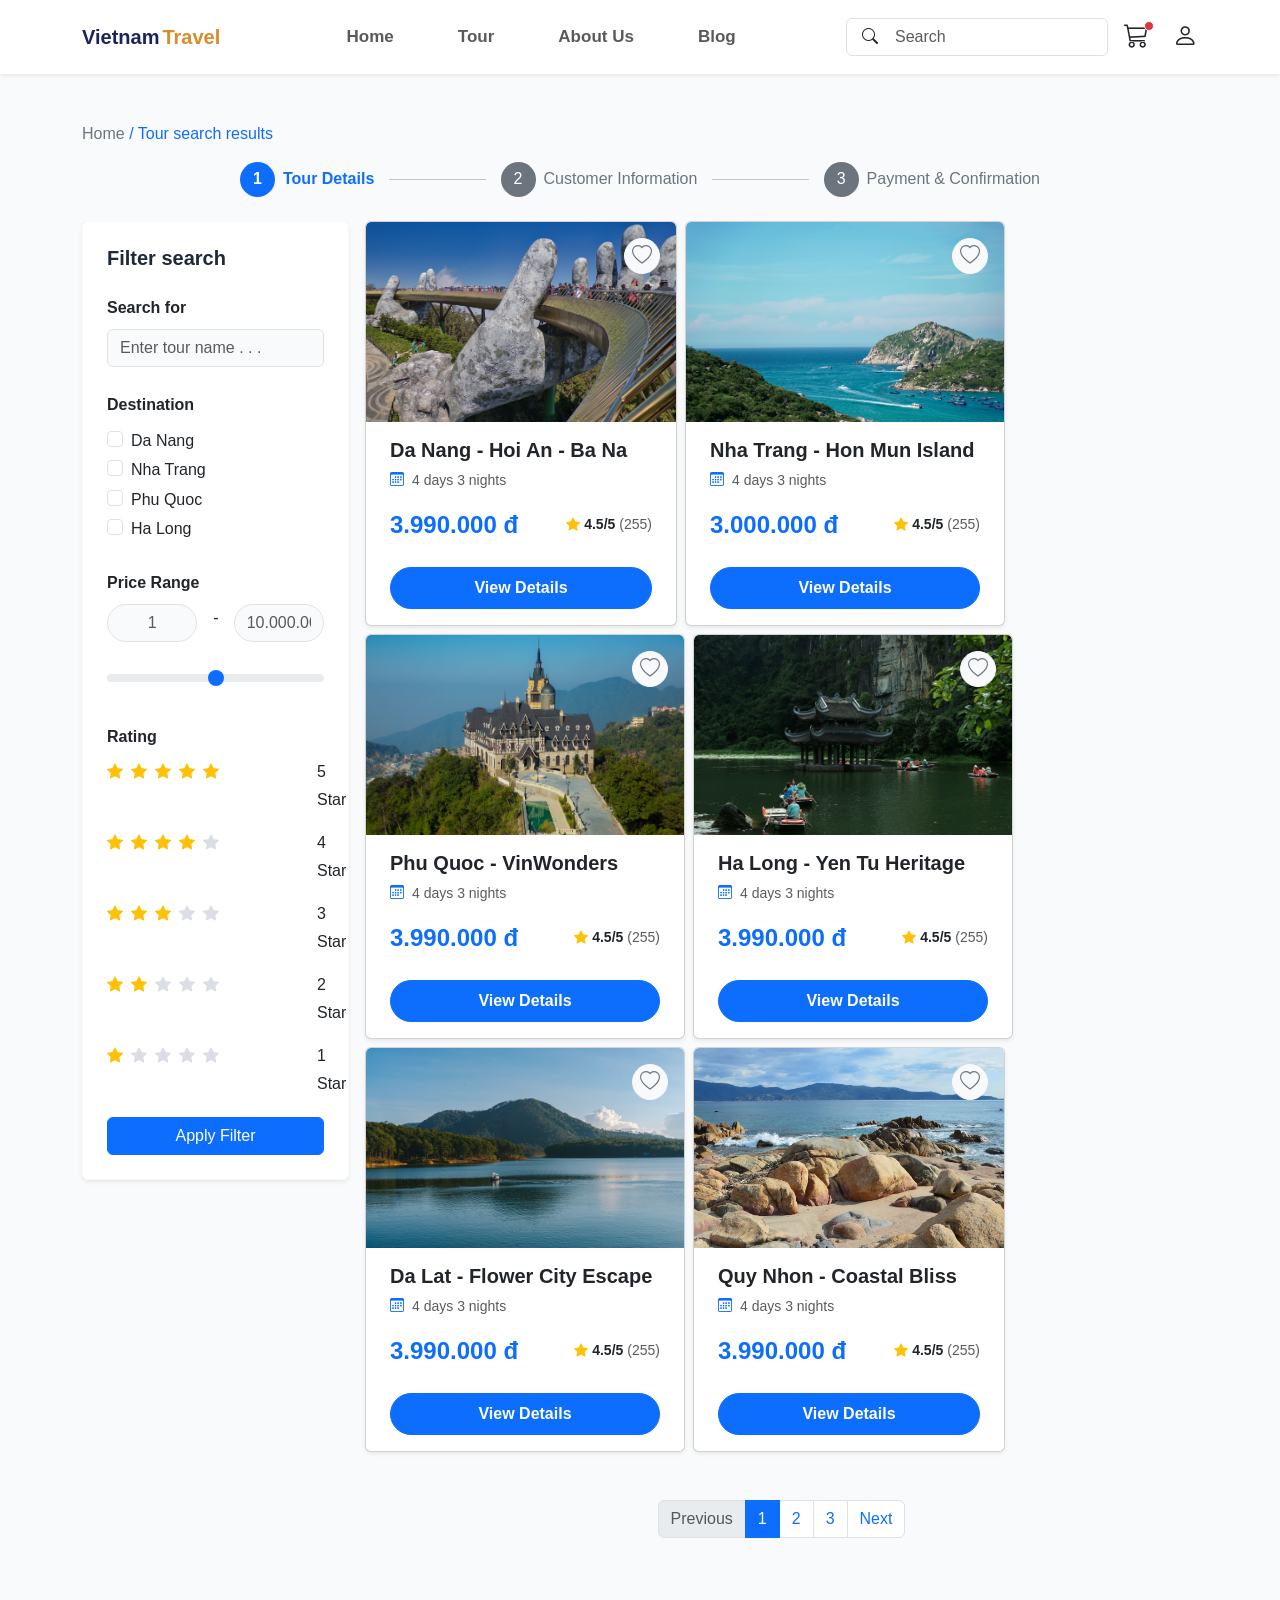
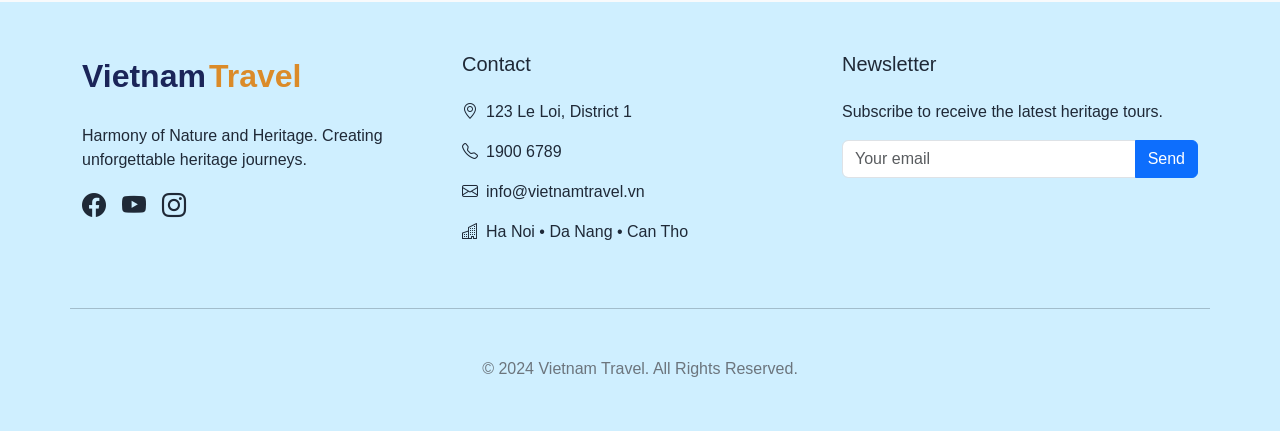
<file: html/tours_search.html>
<!DOCTYPE html>
<html lang="en">
<head>
    <meta charset="UTF-8">
    <meta name="viewport" content="width=device-width, initial-scale=1.0">

    <link rel="stylesheet" href="../css/header_footer.css">
    <link rel="stylesheet" href="../css/TourSearch.css">
    <link rel="stylesheet" href="../css/pmcf.css">
    <link rel="stylesheet" href="https://cdn.jsdelivr.net/npm/bootstrap-icons@1.13.1/font/bootstrap-icons.min.css">
    <link href="https://cdn.jsdelivr.net/npm/bootstrap@5.3.3/dist/css/bootstrap.min.css" rel="stylesheet">
    <script src="https://cdn.jsdelivr.net/npm/bootstrap@5.3.3/dist/js/bootstrap.bundle.min.js"></script>

    
    <title>Document</title>
</head>
<body>

<!-- header -->
<header class="header shadow-sm sticky-top bg-white">
    <div class="container">
        <nav class="navbar navbar-expand-lg py-3">

            <a class="navbar-brand fw-bold logo-text" href="../html/tours_search.html">
                <span>Vietnam</span><span>Travel</span>    
            </a>

          
             <div class="collapse navbar-collapse" id="navbarNav">
                <ul class="navbar-nav mx-auto gap-lg-5">
                    <li class="nav-item">
                        <a class="nav-link" aria-current="page" href="../html/tours_search.html">Home</a>
                    </li>
                    <li class="nav-item">
                        <a class="nav-link" href="../html/tours_search.html">Tour</a>
                    </li>
                    <li class="nav-item">
                        <a class="nav-link" href="#">About Us</a>
                    </li>
                    <li class="nav-item">
                        <a class="nav-link" href="#">Blog</a>
                    </li>

                </ul>
             </div>
              <form class="d-flex position-relative me-3">

                    <i class="bi bi-search position-absolute top-50 start-0 translate-middle-y ms-3"></i>
                    <input class="form-control ps-5"type="search"placeholder="Search">
                            
            </form>
            <div class="d-flex gap-4">
               <a href="../html/PaymentConfirmation.html" class="nav-link"><i class="bi bi-cart3" style="font-size: 25px;">
                    <span class="position-absolute mt-2 translate-middle p-1 bg-danger border border-light rounded-circle">
                    </span>
                </i>
               </a>
                <a href="../html/UserProfile.html" class="nav-link"><i class="bi bi-person " style="font-size: 25px;"></i></a>
            </div>
        </nav>
    </div>
</header>


<!-- content -->
<main>
    <div class="container py-5">
        <div class="mb-4">
            <div class=" text-secondary mb-3 ">
                <span>Home</span> <span class="text-primary ">/ Tour search results</span>
            </div>
            <div class="d-none d-md-flex align-items-center justify-content-between mx-auto steps-container">
                <div class="d-flex align-items-center text-primary fw-bold ">
                    <span class="step-number bg-primary  text-white me-2 ">1</span>
                    Tour Details
                </div>

                <div class="line"></div>

                <div class="d-flex align-items-center text-secondary fw-medium ">
                    <span class="step-number bg-secondary text-white me-2">2</span>
                    Customer Information
                </div>

                <div class="line "></div>

                <div class="d-flex align-items-center text-secondary  ">
                    <span class="step-number bg-secondary text-white me-2">3</span>
                    Payment & Confirmation
                </div>
        </div>
        </div>
            <div class="row g-3 ">
                <div class="col-lg-3  ">
                    <div class="card shadow-sm border-light p-4" style="line-height: 27.5px;">
                        <h5 class="card-title fw-bold mb-4 ">Filter search</h5>
                        <h7 class="card-title fw-bold mb-2">Search for</h7>
                <div class="input-group search">
                    <input class="form-control" placeholder="Enter tour name . . ."> 
                </div>  
                       <h7 class="card-title fw-bold mt-4">Destination</h7>
                <div class="form-check">
                    <input class="form-check-input" type="checkbox" value="" id="flexCheckDefault">
                    <label class="form-check-label" for="flexCheckDefault">
                       Da Nang
                    </label>
                </div>
                <div class="form-check">
                    <input class="form-check-input" type="checkbox" value="" id="flexCheckChecked" >
                    <label class="form-check-label" for="flexCheckChecked">
                        Nha Trang
                    </label>
                </div>
                <div class="form-check">
                    <input class="form-check-input" type="checkbox" value="" id="flexCheckChecked" >
                    <label class="form-check-label" for="flexCheckChecked">
                        Phu Quoc
                    </label>
                </div>
                <div class="form-check">
                    <input class="form-check-input" type="checkbox" value="" id="flexCheckChecked" >
                    <label class="form-check-label" for="flexCheckChecked">
                        Ha Long
                    </label>
                </div>
                  <h7 class="card-title fw-bold mt-4">Price Range</h7>
             <div class="input-group search d-flex gap-3">
                    <input class="form-control rounded-pill text-center" placeholder="1">
                    - 
                    <input class="form-control rounded-pill text-center " placeholder="10.000.000"> 

                </div> 
                <div class="">
                    <input type="range" class="form-range mt-4" id="customRange" min="0" max="100" step="1">
                </div>
                 <h7 class="card-title fw-bold mt-4">Rating</h7>
                    <div class="start d-flex gap-2" >
                         <i class="bi bi-star-fill text-warning"></i>
                          <i class="bi bi-star-fill text-warning"></i>
                           <i class="bi bi-star-fill text-warning"></i>
                            <i class="bi bi-star-fill text-warning"></i>
                             <i class="bi bi-star-fill text-warning"></i>
                    <p style="margin-left: 90px;">5 Star</p>

                    
                    </div>
                <div class="start d-flex gap-2" >
                         <i class="bi bi-star-fill text-warning"></i>
                          <i class="bi bi-star-fill text-warning"></i>
                           <i class="bi bi-star-fill text-warning"></i>
                            <i class="bi bi-star-fill text-warning"></i>
                             <i class="bi bi-star-fill" style="color:#dbdee4" ></i>
                    <p style="margin-left: 90px;">4 Star</p>



                    </div>
                        <div class="start d-flex gap-2" >
                         <i class="bi bi-star-fill text-warning"></i>
                          <i class="bi bi-star-fill text-warning"></i>
                           <i class="bi bi-star-fill text-warning"></i>
                             <i class="bi bi-star-fill" style="color:#dbdee4" ></i>
                             <i class="bi bi-star-fill" style="color:#dbdee4" ></i>
                    <p style="margin-left: 90px;">3 Star</p>



                    </div>
                    <div class="start d-flex gap-2" >
                         <i class="bi bi-star-fill text-warning"></i>
                          <i class="bi bi-star-fill text-warning"></i>
                             <i class="bi bi-star-fill" style="color:#dbdee4" ></i>
                             <i class="bi bi-star-fill" style="color:#dbdee4" ></i>
                             <i class="bi bi-star-fill" style="color:#dbdee4" ></i>
                    <p style="margin-left: 90px;">2 Star</p>



                    </div>
                    <div class="start d-flex gap-2" >
                         <i class="bi bi-star-fill text-warning"></i>
                             <i class="bi bi-star-fill" style="color:#dbdee4" ></i>
                             <i class="bi bi-star-fill" style="color:#dbdee4" ></i>
                             <i class="bi bi-star-fill" style="color:#dbdee4" ></i>
                             <i class="bi bi-star-fill" style="color:#dbdee4" ></i>
                    <p style="margin-left: 90px;">1 Star</p>



                    </div>
                <a href="#" class="btn btn-primary w-100 mt-1 ">Apply Filter</a>

                </div>
                
    </div>
    <div class="col-lg-9 ">
        <div class="d-flex gap-2 flex-wrap">
        <div class="card tour-card shadow-sm" style="width: 19.5rem;">
            <div class="position-relative overflow-hidden img-container">
                <img src="../imgs/DaNang.jpg" class="card-img-top w-100" alt="Da Nang" style="height: 200px; object-fit: cover;">
                
                <button class="btn btn-light rounded-circle position-absolute top-0 end-0 m-3 d-flex align-items-center justify-content-center custom-heart-btn" style="width: 36px; height: 36px;">
                <i class="bi bi-heart text-secondary fs-5"></i>
                </button>
            </div>
            
            <div class="card-body px-4 py-3">
                <h5 class="card-title fw-bold text-dark mb-2 ">Da Nang - Hoi An - Ba Na</h5>
                
                <p class="text-muted small mb-3 d-flex align-items-center gap-2">
                <i class="bi bi-calendar3 text-primary"></i> 4 days 3 nights
                </p>
            <div class="d-flex justify-content-between align-items-center mb-3">
                <span class="text-primary fw-bold fs-4">3.990.000 đ</span>
            
                <span class="small d-flex align-items-center gap-1">
                    <i class="bi bi-star-fill text-warning"></i>
                    <strong class="text-dark">4.5/5</strong>
                    <span class="text-muted">(255)</span>
                </span>
                </div>
                
                <a href="../html/TourBookingForm.html" class="btn btn-primary w-100 rounded-pill py-2 fw-semibold text-center mt-2">View Details</a>
            </div>          
            </div>

    <div class="card tour-card shadow-sm" style="width: 20rem;">
            <div class="position-relative overflow-hidden img-container">
                <img src="../imgs/NhaTrang.jpg" class="card-img-top w-100" alt="Da Nang" style="height: 200px; object-fit: cover;">
                
                <button class="btn btn-light rounded-circle position-absolute top-0 end-0 m-3 d-flex align-items-center justify-content-center custom-heart-btn" style="width: 36px; height: 36px;">
                <i class="bi bi-heart text-secondary fs-5"></i>
                </button>
            </div>
            
            <div class="card-body px-4 py-3">
                <h5 class="card-title fw-bold text-dark mb-2 ">Nha Trang - Hon Mun Island</h5>
                
                <p class="text-muted small mb-3 d-flex align-items-center gap-2">
                <i class="bi bi-calendar3 text-primary"></i> 4 days 3 nights
                </p>
            <div class="d-flex justify-content-between align-items-center mb-3">
                <span class="text-primary fw-bold fs-4">3.000.000 đ</span>
            
                <span class="small d-flex align-items-center gap-1">
                    <i class="bi bi-star-fill text-warning"></i>
                    <strong class="text-dark">4.5/5</strong>
                    <span class="text-muted">(255)</span>
                </span>
                </div>
                
                <a href="#" class="btn btn-primary w-100 rounded-pill py-2 fw-semibold text-center mt-2">View Details</a>
            </div>          
            </div>


    <div class="card tour-card shadow-sm" style="width: 20rem;">
            <div class="position-relative overflow-hidden img-container">
                <img src="../imgs/PhuQuoc.jpg" class="card-img-top w-100" alt="Da Nang" style="height: 200px; object-fit: cover;">
                
                <button class="btn btn-light rounded-circle position-absolute top-0 end-0 m-3 d-flex align-items-center justify-content-center custom-heart-btn" style="width: 36px; height: 36px;">
                <i class="bi bi-heart text-secondary fs-5"></i>
                </button>
            </div>
            
            <div class="card-body px-4 py-3">
                <h5 class="card-title fw-bold text-dark mb-2 ">Phu Quoc - VinWonders</h5>
                
                <p class="text-muted small mb-3 d-flex align-items-center gap-2">
                <i class="bi bi-calendar3 text-primary"></i> 4 days 3 nights
                </p>
            <div class="d-flex justify-content-between align-items-center mb-3">
                <span class="text-primary fw-bold fs-4">3.990.000 đ</span>
            
                <span class="small d-flex align-items-center gap-1">
                    <i class="bi bi-star-fill text-warning"></i>
                    <strong class="text-dark">4.5/5</strong>
                    <span class="text-muted">(255)</span>
                </span>
                </div>
                
                <a href="#" class="btn btn-primary w-100 rounded-pill py-2 fw-semibold text-center mt-2">View Details</a>
            </div>          
            </div>
            
            
 <div class="card tour-card shadow-sm" style="width: 20rem;">
            <div class="position-relative overflow-hidden img-container">
                <img src="../imgs/yentu.jpg" class="card-img-top w-100" alt="Da Nang" style="height: 200px; object-fit: cover;">
                
                <button class="btn btn-light rounded-circle position-absolute top-0 end-0 m-3 d-flex align-items-center justify-content-center custom-heart-btn" style="width: 36px; height: 36px;">
                <i class="bi bi-heart text-secondary fs-5"></i>
                </button>
            </div>
            
            <div class="card-body px-4 py-3">
                <h5 class="card-title fw-bold text-dark mb-2 ">Ha Long - Yen Tu Heritage</h5>
                
                <p class="text-muted small mb-3 d-flex align-items-center gap-2">
                <i class="bi bi-calendar3 text-primary"></i> 4 days 3 nights
                </p>
            <div class="d-flex justify-content-between align-items-center mb-3">
                <span class="text-primary fw-bold fs-4">3.990.000 đ</span>
            
                <span class="small d-flex align-items-center gap-1">
                    <i class="bi bi-star-fill text-warning"></i>
                    <strong class="text-dark">4.5/5</strong>
                    <span class="text-muted">(255)</span>
                </span>
                </div>
                
                <a href="#" class="btn btn-primary w-100 rounded-pill py-2 fw-semibold text-center mt-2">View Details</a>
            </div>          
            </div>


 <div class="card tour-card shadow-sm" style="width: 20rem;">
            <div class="position-relative overflow-hidden img-container">
                <img src="../imgs/DaLat.jpg" class="card-img-top w-100" alt="Da Nang" style="height: 200px; object-fit: cover;">
                
                <button class="btn btn-light rounded-circle position-absolute top-0 end-0 m-3 d-flex align-items-center justify-content-center custom-heart-btn" style="width: 36px; height: 36px;">
                <i class="bi bi-heart text-secondary fs-5"></i>
                </button>
            </div>
            
            <div class="card-body px-4 py-3">
                <h5 class="card-title fw-bold text-dark mb-2 ">Da Lat - Flower City Escape</h5>
                
                <p class="text-muted small mb-3 d-flex align-items-center gap-2">
                <i class="bi bi-calendar3 text-primary"></i> 4 days 3 nights
                </p>
            <div class="d-flex justify-content-between align-items-center mb-3">
                <span class="text-primary fw-bold fs-4">3.990.000 đ</span>
            
                <span class="small d-flex align-items-center gap-1">
                    <i class="bi bi-star-fill text-warning"></i>
                    <strong class="text-dark">4.5/5</strong>
                    <span class="text-muted">(255)</span>
                </span>
                </div>
                
                <a href="#" class="btn btn-primary w-100 rounded-pill py-2 fw-semibold text-center mt-2">View Details</a>
            </div>          
            </div>


             <div class="card tour-card shadow-sm" style="width: 19.5rem;">
            <div class="position-relative overflow-hidden img-container">
                <img src="../imgs/QuyNhon.jpg" class="card-img-top w-100" alt="Da Nang" style="height: 200px; object-fit: cover;">
                
                <button class="btn btn-light rounded-circle position-absolute top-0 end-0 m-3 d-flex align-items-center justify-content-center custom-heart-btn" style="width: 36px; height: 36px;">
                <i class="bi bi-heart text-secondary fs-5"></i>
                </button>
            </div>
            
            <div class="card-body px-4 py-3">
                <h5 class="card-title fw-bold text-dark mb-2 ">Quy Nhon - Coastal Bliss</h5>
                
                <p class="text-muted small mb-3 d-flex align-items-center gap-2">
                <i class="bi bi-calendar3 text-primary"></i> 4 days 3 nights
                </p>
            <div class="d-flex justify-content-between align-items-center mb-3">
                <span class="text-primary fw-bold fs-4">3.990.000 đ</span>
            
                <span class="small d-flex align-items-center gap-1">
                    <i class="bi bi-star-fill text-warning"></i>
                    <strong class="text-dark">4.5/5</strong>
                    <span class="text-muted">(255)</span>
                </span>
                </div>
                
                <a href="#" class="btn btn-primary w-100 rounded-pill py-2 fw-semibold text-center mt-2">View Details</a>
            </div>          
            </div>

        </div>
        
        <div class="mt-5" style="text-align: center;">
            <nav aria-label="..." class="">
                <ul class="pagination justify-content-center ">
                    <li class="page-item disabled">
                    <a class="page-link" href="#" tabindex="-1" aria-disabled="true">Previous</a>
                    </li>
                    <li class="page-item active"><a class="page-link" href="#">1</a></li>
                    <li class="page-item " aria-current="page">
                    <a class="page-link" href="#">2</a>
                    </li>
                    <li class="page-item"><a class="page-link" href="#">3</a></li>
                    <li class="page-item">
                    <a class="page-link" href="#">Next</a>
                    </li>
                </ul>
            </nav>
        </div>
    </div>

    
    </div>
    </div>
</main>

<footer class="footer">
    <div class="container">
        <div class="row">
            <div class="col-lg-4 ">
                <a class="text-decoration-none logo-text " href="#">
                    <span>Vietnam</span><span>Travel</span>
                 </a>
                  <p class="mt-4">
                    Harmony of Nature and Heritage.
                    Creating unforgettable heritage journeys.
                </p>
                <div class="d-flex gap-3 fs-4">
                    <i class="bi bi-facebook"></i>
                    <i class="bi bi-youtube"></i>
                    <i class="bi bi-instagram"></i>
                </div>
            </div>
              <div class="col-lg-4 ps-xxl-5">

                <h5 class="mb-4">Contact</h5>

                <p><i class="bi bi-geo-alt me-2"></i>123 Le Loi, District 1</p>

                <p><i class="bi bi-telephone me-2"></i>1900 6789</p>

                <p><i class="bi bi-envelope me-2"></i>info@vietnamtravel.vn</p>

                <p><i class="bi bi-buildings me-2"></i>Ha Noi • Da Nang • Can Tho</p>

            </div>

            <div class="col-lg-4" >
                <h5 class="mb-4">Newsletter</h5>
                <p>
                    Subscribe to receive the latest heritage tours.
                </p>
                <div class="input-group">
                    <input class="form-control" placeholder="Your email"> 
                    <button class="btn btn-primary">Send</button>
                </div>
            </div>
            <hr class="my-5">

        <div class="text-center text-secondary">
            © 2024 Vietnam Travel. All Rights Reserved.
        </div>
        </div>
        </div>
    </div>
</footer>
</body>
</html>
</file>
<file: css/header_footer.css>
:root{

    --primary:#1B2559;
    --secondary:rgb(219, 139, 41);
    --text:#1F2937;
    --text-light:#6B7280;
    --background:#F8FAFC;
    --border:#E5E7EB;
    

}

body{

    font-family:"Plus Jakarta Sans",sans-serif;
    background:var(--background);
    color:var(--text);

}

/* Header */

.header{

    background:#fff;

}

.logo-text{
 font-size:32px;
font-weight:700;
letter-spacing:1.5;
}

.logo-text span:first-child{
    color: var(--primary);
}

.logo-text span:last-child{
    color:rgb(219, 139, 41);
     margin-left:3px;
}
.navbar-nav{
font-size:17px;
font-weight:600;

}


.footer{
    padding: 50px 0px 50px 0px;
 background-color: #CFEFFF;
   color:var(--text);

}
.nav-item a:hover{
    border-bottom: 1px solid #0d6efd;
    padding: 5px;
}
.nav-link i {
  transition: transform 0.3s ease, color 0.3s ease;
}

.nav-link:hover i {
  color: #0d6efd; 
  transform: scale(1.2); 
}
</file>
<file: css/TourSearch.css>
:root{

    --primary:#1B2559;
    --secondary:rgb(219, 139, 41);
    --text:#1F2937;
    --text-light:#6B7280;
    --background:#F8FAFC;
    --border:#E5E7EB;
    

}
body{

    font-family:"Plus Jakarta Sans",sans-serif !important;
    background-color: var(--background) !important;
    color:var(--text-light);

}
h5,h6{
    color: var(--text)!important;
    
}
.search input{
    background-color: var(--background);
}
.tour-card  {
  overflow: hidden; /* Giữ ảnh không bị tràn ra ngoài góc bo tròn khi zoom */
  transition: transform 0.3s ease, box-shadow 0.3s ease;
  cursor: pointer;}

.tour-card:hover {
  transform: scale(1.03); /* Phóng to 103% */
}
</file>
<file: css/pmcf.css>
:root{

    --primary:#1B2559;
    --secondary:rgb(219, 139, 41);
    --text:#1F2937;
    --text-light:#6B7280;
    --background:#F8FAFC;
    --border:#E5E7EB;
    

}

 body{

    font-family:"Plus Jakarta Sans",sans-serif;
    background:var(--background);
    color:var(--text);

}
h5,h6{
    color: var(--text)!important;
}
.steps-container {
    max-width: 800px;
}
.card{
    border:none;
    border-radius:16px;
    box-shadow:0 4px 20px rgba(15,23,42,.06)!important;
}
.step-number {
    width: 35px;
    height: 35px;
    border-radius: 50%;
    display: inline-flex;
    align-items: center;
    justify-content: center;
    font-size: 16px;
}

.line {
    flex: 1;
    height: 1px;
    background-color: #c2c4c7;
    margin: 0 15px;
}

.line.active-line {
    background-color: #0d6efd;
}

.tour-img-thumb {
    width: 250px;
    height: 180px;
}
.text-brand{
    color:var(--primary)!important;
}

.form-control.payment_input{

    height:48px;

    border-radius:10px;

    border:1px solid var(--border);

    font-size:15px;

    background-color: #f8f9fa;

}

.form-control:focus{

    border-color:#2563EB;

    box-shadow:0 0 0 .2rem rgba(37,99,235,.15);

}
</file>
<file: css/AdminDashBoard.css>
*{
    margin: 0;
    padding: 0;
    box-sizing: border-box;
    font-family:"Plus Jakarta Sans",sans-serif;}

body{
    background:var(--background);
    color:var(--text);
    display: flex;
    height: 100vh;
}

.sidebar{
    width: 240px;
    background:#1e293b;    
    color:var(--text);
    display: flex;
    flex-direction: column;
    min-height: 100vh;
    transition: all 0.3s ease;
}

.toggle-btn {
    position: absolute;
    top: 27px;
    left: 220px;     
    width: 32px;
    height: 32px;
    background-color: #334155;
    color: #ffffff;
    border: none;
    border-radius: 50%;  
    display: flex;
    align-items: center;
    justify-content: center;
    cursor: pointer;
    box-shadow: 0 2px 8px rgba(0, 0, 0, 0.15); 
    z-index: 10;
    transition: right 0.3s ease-in-out, background 0.3s, transform 0.3s;
}

.toggle-btn:hover {
    background-color: #475569;
}

.sidebar.collapsed {
    width: 0;
    min-width: 0;
}

.sidebar.collapsed .sidebar-menu {
    display: none;
}

.sidebar.collapsed .toggle-btn {
    right: -32px;
}

.sidebar-menu {
    margin-top: 40px;
    list-style: none;
}

.sidebar-menu a {
    display: flex;
    align-items: center;
    gap: 12px;
    padding: 14px 24px;
     color:#6B7280;    text-decoration: none;
    font-weight: 500;
    transition: 0.2s;
    border-radius: 10px;
    margin-right: 15px;
    margin-left: 15px;
    font-size: 20px;
    line-height: 2.0;
}

.sidebar-menu a:hover,
.sidebar-menu a.active {
    color: #ffffff;
    background-color: #334155;
    padding: 10px;
    
}
.sidebar-menu i {
    width: 20px;
     color:inherit;
}

.main-header{
    margin-left: 20px;
}

.active{
    margin-top: 40px;
}

.main-content{
    display: flex;
    padding: 30px;
    flex-direction: column;
    gap: 24px;
    flex-grow: 1;
    overflow-y: auto;
}

.total-revenue{
    background: linear-gradient(135deg, #1e40af, #0d6efd);
    color: #ffffff;
    padding: 20px;
    border-radius: 10px;
    min-height: 120px;
    display: flex;
    flex-direction: column;
    justify-content: space-between;
    position: relative;
    overflow: hidden;
}

.active-tour{
    background: linear-gradient(135deg, #1e293b, #475569);
    color: #ffffff;
    padding: 20px;
    border-radius: 10px;
    min-height: 120px;
    display: flex;
    flex-direction: column;
    justify-content: space-between;
    position: relative;
    overflow: hidden;
}

.new-booking{
    background: linear-gradient(135deg, #1e40af, #0d6efd);
    color: #ffffff;
    padding: 20px;
    border-radius: 10px;
    min-height: 120px;
    display: flex;
    flex-direction: column;
    justify-content: space-between;
    position: relative;
    overflow: hidden;
}

.total-user{
    background: linear-gradient(135deg, #1e293b, #475569);
    color: #ffffff;
    padding: 20px;
    border-radius: 10px;
    min-height: 120px;
    display: flex;
    flex-direction: column;
    justify-content: space-between;
    position: relative;
    overflow: hidden;
}

.main-card{
    display: grid;
    gap: 20px;
    grid-template-columns: repeat(4, minmax(0, 1fr));
    width: 100%;
}

.main-header{
    margin-left: -1px;
}

.chart-header{
    display: flex;
    justify-content: space-between;
    align-items: center;
    margin-bottom: 20px;
}

.chart{
    background-color: #ffffff;
    width: 100%;
    padding: 24px;
    border-radius: 12px;
    border: 1px solid #e2e8f0;
    box-shadow: 0 4px 6px -1px rgba(0, 0, 0, 0.05);
}

.chart-title{
    font-size: 18px;
    font-weight: bold;
    color: #1e293b;
}

.legend{
    display: flex;
    gap: 16px;
    font-size: 14px;
    font-weight: bold;
}

.legend-item {
    display: flex;
    align-items: center;
    gap: 8px;
    color: #475569;
}

.color-dot {
    width: 12px;
    height: 12px;
    border-radius: 4px;
}
.blue-dot {
    background-color: #0d6efd;
}

.grey-dot {
    background-color: #475569;
}

.chart-body{
    position: relative;
    width: 100%;
    height: 220px;
}

.chart-body svg{
    width: 100%;
    height: 100%;
}

.months {
    display: flex;
    justify-content: space-between;
    margin-top: 12px;
    color: #94a3b8;
    font-size: 12px;
    font-weight: bold;
    padding: 0 4px;
}

.two-chart{
    display: grid;
    gap: 24px;
    grid-template-columns: repeat(2, minmax(0, 1fr));
    width: 100%;
}

.pie-chart{
    background: #ffffff;
    border-radius: 12px;
    padding: 24px;
    box-shadow: 0 4px 6px -1px rgba(0, 0, 0, 0.1), 0 2px 4px -1px rgba(0, 0, 0, 0.06);
    border: 1px solid #e5e7eb;
    display: flex;
    flex-direction: column;
    align-items: center;
    justify-content: center;
    min-height: 300px;
}

.line-chart{
    background: #ffffff;
    border-radius: 12px;
    padding: 24px;
    box-shadow: 0 4px 6px -1px rgba(0, 0, 0, 0.1), 0 2px 4px -1px rgba(0, 0, 0, 0.06);
    border: 1px solid #e5e7eb;
    display: flex;
    flex-direction: column;
    align-items: center;
    justify-content: center;
    min-height: 300px;
}

.pie-title{
    font-size: 18px;
    font-weight: 600;
    color: #1f2937;
    margin-bottom: 20px;
    align-self: flex-start;
}

.pie-visual {
    width: 180px;
    height: 180px;
    border-radius: 50%;
    background: conic-gradient(
            #0d6efd 0% 30%,
            #374151 30% 50%,
            #9ca3af 50% 65%,
            #475569 65% 100%
    );
    position: relative;
}

.pie-legend {
    display: flex;
    gap: 15px;
    margin-top: 20px;
    font-size: 14px;
}

.pie-legend .legend-item {
    display: flex;
    align-items: center;
    gap: 6px;
}

.color-box {
    width: 12px;
    height: 12px;
    border-radius: 3px;
}

.line-title{
    font-size: 18px;
    font-weight: 600;
    color: #1f2937;
    margin-bottom: 20px;
    align-self: flex-start;
}

.line-visual {
    width: 100%;
    height: 180px;
    border-left: 2px solid #9ca3af;
    border-bottom: 2px solid #9ca3af;
    position: relative;
    box-sizing: border-box;
    padding: 10px;
}

.line-path {
    width: 100%;
    height: 100%;
    background: linear-gradient(180deg, rgba(37, 99, 235, 0.2) 0%, rgba(37, 99, 235, 0) 100%);
    clip-path: polygon(0% 80%, 20% 50%, 40% 70%, 60% 30%, 80% 45%, 100% 10%, 100% 100%, 0% 100%);
    position: absolute;
    bottom: 0;
    left: 0;
}

.line-border {
    position: absolute;
    width: 100%;
    height: 100%;
    top: 0;
    left: 0;
    background: none;
    border: none;
}

.chart-dot {
    width: 8px;
    height: 8px;
    background-color: #0d6efd;
    border: 2px solid #fff;
    border-radius: 50%;
    position: absolute;
    transform: translate(-50%, -50%);
}

.dot-label{
    position: absolute;
    bottom: 12px;
    left: 50%;
    transform: translateX(-50%);
    font-size: 12px;
    font-weight: 600;
    color: #374151;
    white-space: nowrap;
    background-color: rgba(255, 255, 255, 0.85);
    padding: 2px 6px;
    border-radius: 4px;
    pointer-events: none;
}

.booking-card {
    background-color: #ffffff;
    width: 100%;
    padding: 24px;
    border-radius: 12px;
    border: 1px solid #e2e8f0;
    box-shadow: 0 4px 6px -1px rgba(0, 0, 0, 0.05);
}

.booking-title {
    font-size: 18px;
    font-weight: bold;
    color: #1e293b;
    margin-bottom: 20px;
}

.booking-table {
    width: 100%;
    border-collapse: collapse; 
    text-align: left;
    font-size: 14px;
}

.booking-table thead tr {
    background-color: #f8fafc; 
    color: #334155;
}

.booking-table th,
.booking-table td {
    padding: 14px 16px;
    border-bottom: 1px solid #e2e8f0; 
}

.booking-table td {
    color: #334155;
    font-weight: 500;
}

.status {
    padding: 6px 16px;
    border-radius: 20px; 
    font-size: 13px;
    font-weight: 600;
    display: inline-block;
    text-transform: capitalize;
}

.status-confirmed {
    background-color: #0d6efd;
    color: #ffffff;
}

.status-pending {
    background-color: #ca8a04; 
    color: #ffffff;
}

.status-cancelled {
    background-color: #ef4444;
    color: #ffffff;
}

.action-buttons {
    display: flex;
    gap: 12px;
}

.btn-action {
    background: none;
    border: none;
    cursor: pointer;
    font-size: 16px;
    transition: transform 0.1s;
    padding: 2px;
}

.btn-action:hover {
    transform: scale(1.15); 
}

.btn-view { 
    color: #0d6efd; 
}

.btn-edit { 
    color: #475569; 
}

.btn-delete { 
    color: #ef4444; 
}

.popup-confirm{
    position: fixed !important;
    top: 0 !important;
    left: 0 !important;
    right: 0 !important;
    bottom: 0 !important;
    width: 100% !important;
    height: 100% !important;
    margin: 0 !important;  
    padding: 0 !important;
    background-color: rgba(15, 23, 42, 0.6); 
    backdrop-filter: blur(4px);             
    display: flex;
    align-items: center;
    justify-content: center;
    z-index: 99999999999999 !important;;
    opacity: 0;
    pointer-events: none;
    transition: opacity 0.2s ease-in-out;
}

.popup-confirm.active {
    opacity: 1;
    pointer-events: auto;
}

.popup-box{
    background-color: #ffffff;
    padding: 30px;
    border-radius: 12px;
    width: 400px;
    max-width: 100%;
    text-align: center;
    box-shadow: 0 10px 25px -5px rgba(0, 0, 0, 0.1), 0 8px 10px -6px rgba(0, 0, 0, 0.1);
    transform: scale(1);
    transition: transform 0.3s ease-in-out;
}

.popup-confirm.active .popup-box {
    transform: scale(1) translateY(0);;
    opacity: 1;
}

.popup-icon{
    font-size: 40px;
    margin-bottom: 15px;
}

.popup-title{
    font-size: 20px;
    color: #1e293b;
    font-weight: 700;
    margin-bottom: 10px;
}

.popup-text{
    font-size: 14px;
    color: #64748b;
    line-height: 1.5;
    margin-bottom: 24px;
}

.popup-buttons{
    display: flex;
    gap: 12px;
    justify-content: center;
}

.btn-popup{
    padding: 10px 20px;
    border-radius: 6px;
    font-size: 14px;
    font-weight: 600;
    cursor: pointer;
    border: none;
    transition: 0.2s;
    width: 100px;
}

.btn-confirm{
    background-color: #ef4444;
    color: #ffffff;
}

.btn-confirm:hover {
    background-color: #dc2626;
}

.btn-cancel {
    background-color: #f1f5f9;
    color: #475569;
}
.btn-cancel:hover {
    background-color: #e2e8f0;
}

.popup-edit{
    position: fixed !important;
    top: 0 !important;
    left: 0 !important;
    right: 0 !important;
    bottom: 0 !important;
    width: 100% !important;
    height: 100% !important;
    margin: 0 !important;
    padding: 0 !important;
    background-color: rgba(15, 23, 42, 0.6);
    backdrop-filter: blur(4px);
    display: flex;
    align-items: center;
    justify-content: center;
    z-index: 99999999999999 !important;;
    opacity: 0;
    pointer-events: none;
    transition: opacity 0.3s ease-in-out;
}

.popup-edit.active {
    opacity: 1;
    pointer-events: auto;
}

.popup-content {
    background: #fff;
    padding: 30px;
    width: 700px;
    border-radius: 12px;
    box-shadow: 0 10px 25px rgba(0, 0, 0, 0.15);
    transform: scale(0.85);
    transition: transform 0.3s ease;
}

.popup-edit.active .popup-content {
    transform: scale(1);
}

.popup-header {
    margin-bottom: 20px;
}

.popup-header h2 {
    font-size: 20px;
    color: #333;
}

.form-group {
    margin-bottom: 18px;
}

.form-group label {
    display: block;
    font-size: 14px;
    font-weight: 600;
    color: #555;
    margin-bottom: 8px;
}

.form-group input, .form-group select {
    width: 100%;
    padding: 10px 14px;
    font-size: 15px;
    border: 1px solid #ccc;
    border-radius: 6px;
    outline: none;
    transition: border-color 0.3s, box-shadow 0.3s;
}

.form-group input:focus, .form-group select:focus {
    border-color: #0d6efd;
    box-shadow: 0 0 0 3px rgba(0, 123, 255, 0.15);
}

.popup-actions {
    display: flex;
    justify-content: flex-end;
    gap: 12px;
    margin-top: 25px;
}

.btn {
    padding: 10px 20px;
    font-size: 15px;
    font-weight: 600;
    border-radius: 6px;
    cursor: pointer;
    transition: all 0.2s;
    border: none;
}

.btn-cancel {
    background-color: #f1f3f5;
    color: #495057;
}

.btn-cancel:hover {
    background-color: #e9ecef;
}

.btn-save {
    background-color: #28a745;
    color: #fff;
}

.btn-save:hover {
    background-color: #218838;
}
</file>
<file: css/TBK.css>
:root{

    --primary:#1B2559;
    --secondary:rgb(219, 139, 41);
    --text:#1F2937;
    --text-light:#6B7280;
    --background:#F8FAFC;
    --border:#E5E7EB;
    

}

 body{

    font-family:"Plus Jakarta Sans",sans-serif !important;
    background:var(--background) !important;
    color:var(--text);

}
h5,h6{
    color: var(--text)!important;
}
.steps-container {
    max-width: 800px;
}
.card{
    border:none;
    border-radius:16px;
    box-shadow:0 4px 20px rgba(15,23,42,.06)!important;
}
.step-number {
    width: 35px;
    height: 35px;
    border-radius: 50%;
    display: inline-flex;
    align-items: center;
    justify-content: center;
    font-size: 16px;
}

.line {
    flex: 1;
    height: 1px;
    background-color: #c2c4c7;
    margin: 0 15px;
}

.line.active-line {
    background-color: #0d6efd;
}

.tour-img-thumb {
    width: 250px;
    height: 180px;
}
.text-brand{
    color:var(--primary)!important;
}

.form-control.bg-light:disabled {
    background-color: #f8f9fa !important;
}
.form-control:focus{
    background:#f8f9fa;
    border-color:#2563EB;
    box-shadow:0 0 0 .2rem rgba(37,99,235,.15);
}
</file>
